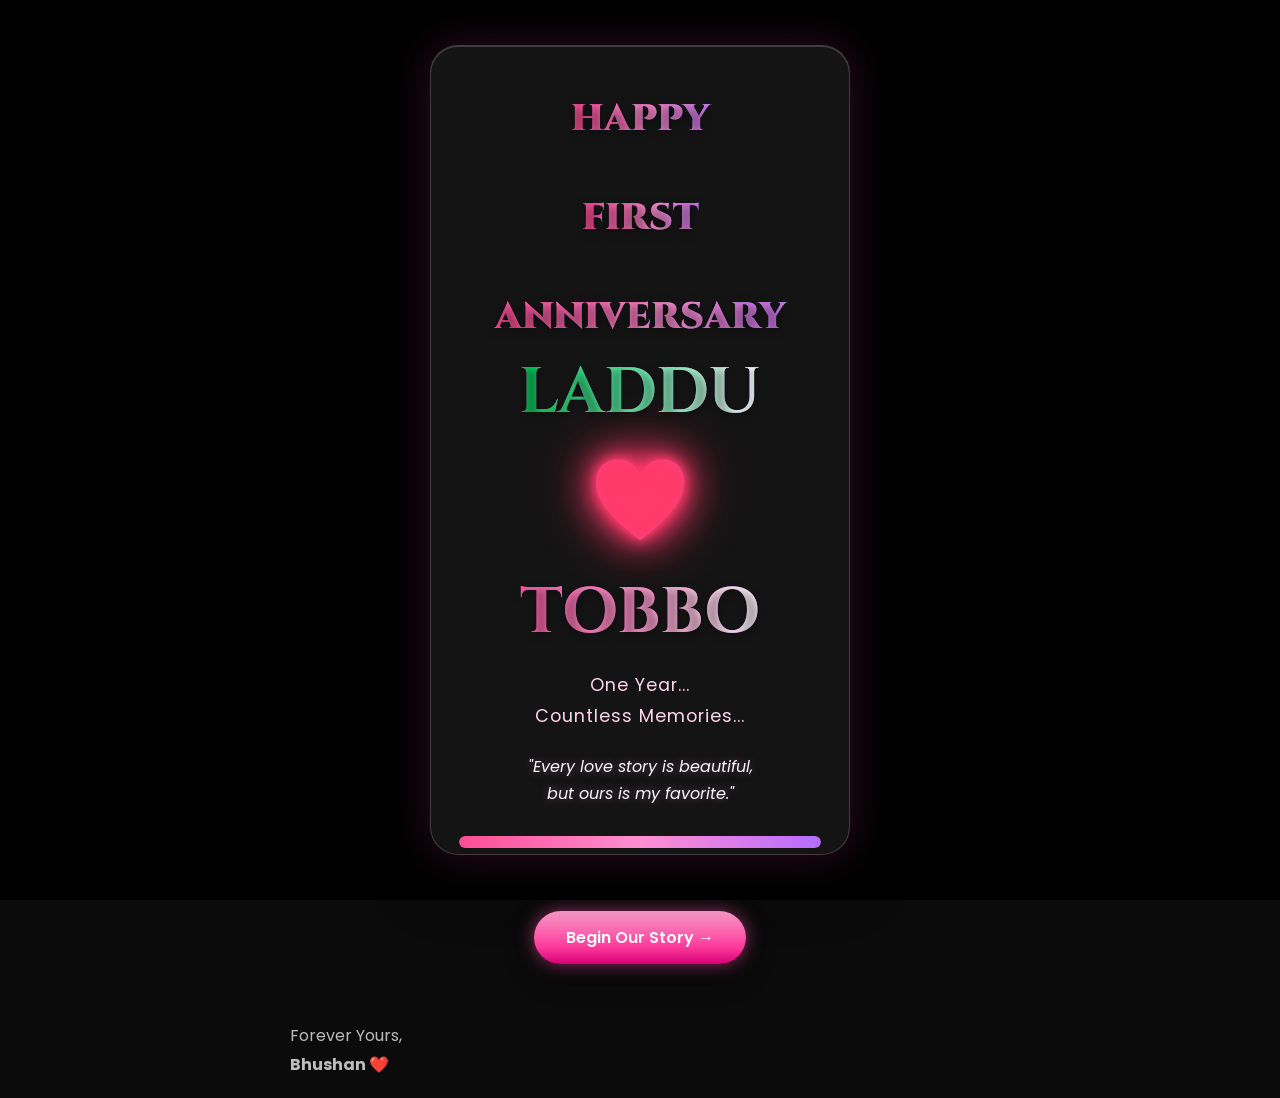
<file: index.html>
<!DOCTYPE html>
<html lang="en">
<head>
    <meta charset="UTF-8">
    <meta name="viewport" content="width=device-width, initial-scale=1.0">
    <title>Our First Anniversary ❤️</title>

    <link rel="preconnect" href="https://fonts.googleapis.com">
    <link rel="preconnect" href="https://fonts.gstatic.com" crossorigin>

    <link href="https://fonts.googleapis.com/css2?family=Cinzel:wght@400;600;700&family=Poppins:wght@300;400;500&display=swap" rel="stylesheet">

    <link rel="stylesheet" href="assets/css/style.css">
</head>

<body data-chapter="0">

<!-- ===========================
     LOADER
============================ -->

<div id="loader">

    <div class="loader-content">


<h1 class="loader-title">
<span>HAPPY</span><br>
<span>FIRST</span><br>
<span>ANNIVERSARY</span>
</h1>

<h2 class="loader-names">
<div>LADDU</div>
<div class="loader-heart-name">❤️</div>
<div>TOBBO</div>
</h2>

        <p class="loader-subtitle">
            One Year...<br>
            Countless Memories...
        </p>

        <p class="loader-quote">
            "Every love story is beautiful,<br>
            but ours is my favorite."
        </p>

        <div class="loader-bar">
            <div class="loader-progress"></div>
        </div>

        <p class="loader-loading">
            Loading our love story...
        </p>

    </div>

</div>

<!-- ===========================
     HEADER
============================ -->

<header class="chapter-header">

    <h3>
        ❤️ Chapter 1 of 10
    </h3>

</header>

<!-- ===========================
     HERO
============================ -->

<main class="chapter">

    <section class="hero">

<h1 class="hero-title">
<span>HAPPY</span><br>
<span>FIRST</span><br>
<span>ANNIVERSARY</span>
</h1>

<h2 class="hero-names">
<div>LADDU</div>
<div class="love-heart">❤️</div>
<div>TOBBO</div>
</h2>

        <p class="hero-text">
            365 days of love,<br>
            countless smiles,<br>
            unforgettable memories,<br>
            and forever still ahead.
        </p>

        <a href="our-story.html" class="btn">
            Begin Our Story →
        </a>

    </section>

</main>

<!-- ===========================
     FOOTER
============================ -->

<footer>

    <p>
        Forever Yours,<br>
        <strong>Bhushan ❤️</strong>
    </p>

</footer>

<script src="assets/js/config.js"></script>
<script src="assets/js/components.js"></script>
<script src="assets/js/script.js"></script>

</body>
</html>
</file>
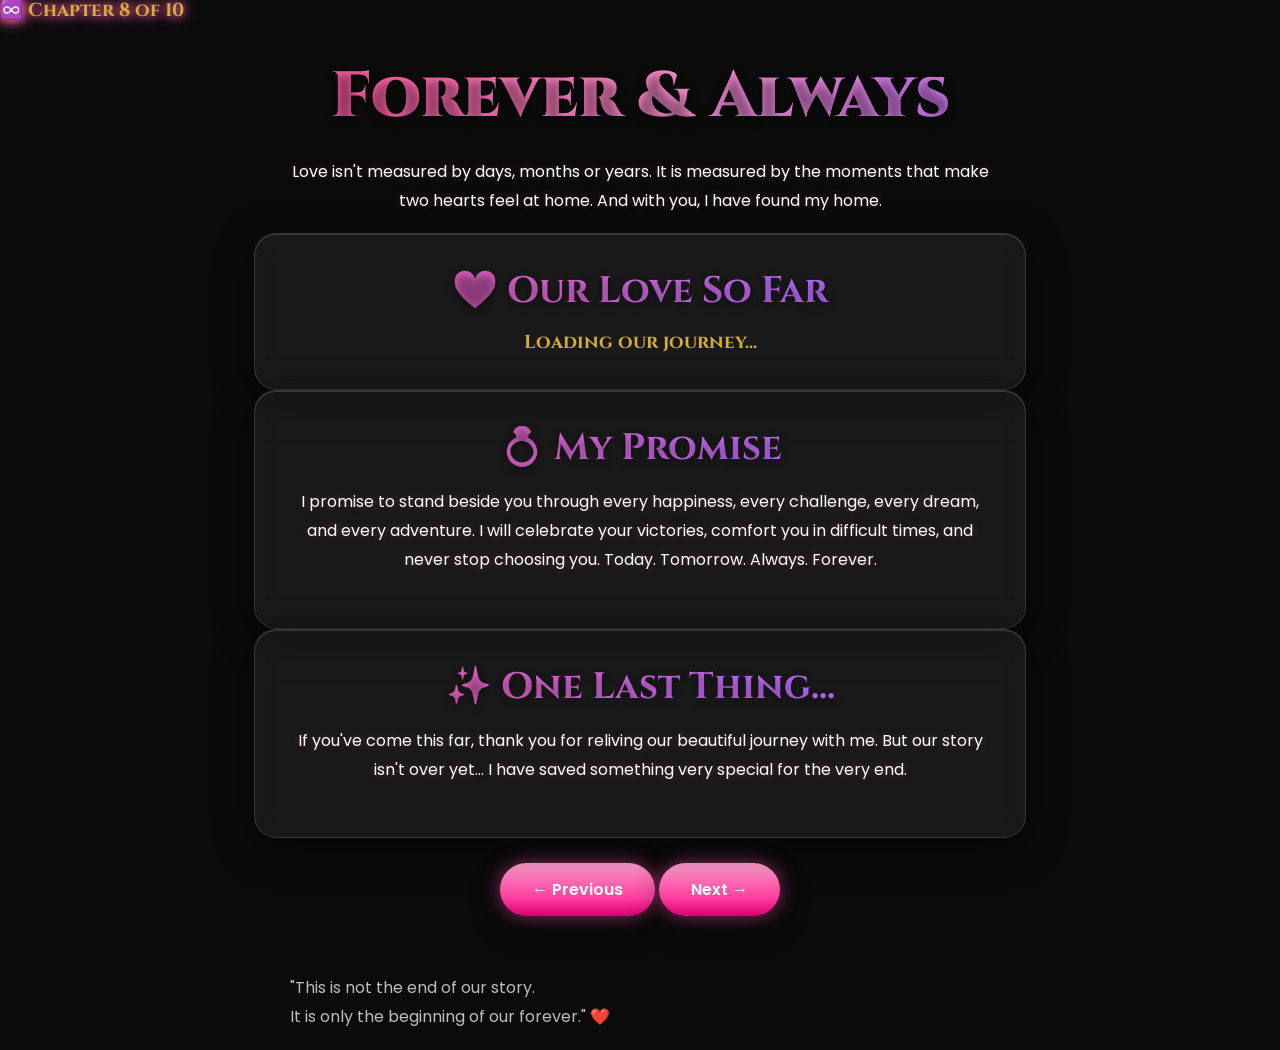
<file: forever.html>
<!DOCTYPE html>
<html lang="en">
<head>
    <meta charset="UTF-8">
    <meta name="viewport" content="width=device-width, initial-scale=1.0">
    <title>Chapter 8 - Forever & Always</title>

    <link rel="preconnect" href="https://fonts.googleapis.com">
    <link rel="preconnect" href="https://fonts.gstatic.com" crossorigin>

    <link href="https://fonts.googleapis.com/css2?family=Cinzel:wght@400;600;700&family=Poppins:wght@300;400;500&display=swap" rel="stylesheet">

    <link rel="stylesheet" href="assets/css/style.css">
</head>

<body data-chapter="7">

<header class="chapter-header">
    <h3>♾️ Chapter 8 of 10</h3>
</header>

<main class="chapter">

<section class="hero">

<h1 class="hero-title">
Forever & Always
</h1>

<p class="hero-text">
Love isn't measured by days,
months or years.

It is measured by the moments
that make two hearts feel at home.

And with you,
I have found my home.
</p>

<div class="card">

<h2>❤️ Our Love So Far</h2>

<div id="loveCounter">

<h3 id="counter">
Loading our journey...
</h3>

</div>

</div>

<div class="card">

<h2>💍 My Promise</h2>

<p class="hero-text">

I promise to stand beside you
through every happiness,
every challenge,
every dream,
and every adventure.

I will celebrate your victories,
comfort you in difficult times,
and never stop choosing you.

Today.

Tomorrow.

Always.

Forever.

</p>

</div>

<div class="card">

<h2>✨ One Last Thing...</h2>

<p class="hero-text">

If you've come this far,

thank you for reliving our beautiful journey with me.

But our story isn't over yet...

I have saved something very special
for the very end.

</p>

</div>

<div class="navigation">

<a href="our-journey.html" class="btn">
← Previous
</a>

<a href="our-time.html" class="btn">
Next →
</a>

</div>

</section>

</main>

<footer>

<p>
"This is not the end of our story.<br>
It is only the beginning of our forever." ❤️
</p>

</footer>

<script src="assets/js/config.js"></script>
<script src="assets/js/components.js"></script>
<script src="assets/js/script.js"></script>

</body>
</html>
</file>
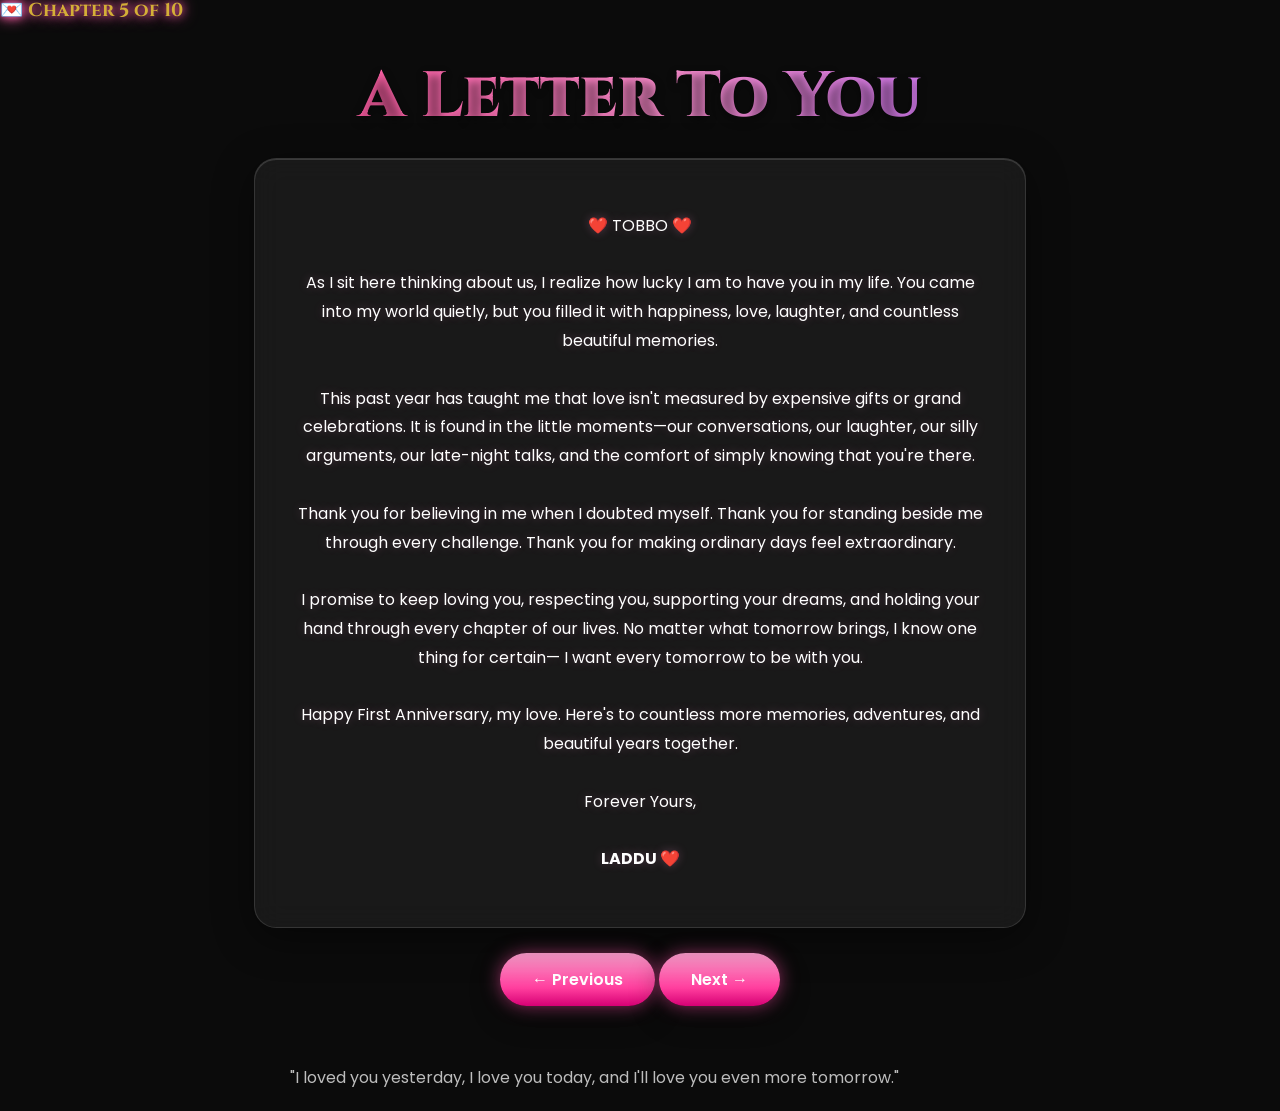
<file: letter.html>
<!DOCTYPE html>
<html lang="en">
<head>
    <meta charset="UTF-8">
    <meta name="viewport" content="width=device-width, initial-scale=1.0">
    <title>Chapter 5 - A Letter To You</title>

    <link rel="preconnect" href="https://fonts.googleapis.com">
    <link rel="preconnect" href="https://fonts.gstatic.com" crossorigin>

    <link href="https://fonts.googleapis.com/css2?family=Cinzel:wght@400;600;700&family=Poppins:wght@300;400;500&display=swap" rel="stylesheet">

    <link rel="stylesheet" href="assets/css/style.css">
</head>

<body data-chapter="4">

<header class="chapter-header">
    <h3>💌 Chapter 5 of 10</h3>
</header>

<main class="chapter">

<section class="hero">

<h1 class="hero-title">A Letter To You</h1>

<div class="card">

<p class="hero-text">

❤️ TOBBO ❤️

<br><br>

As I sit here thinking about us, I realize how lucky I am to have you in my life.

You came into my world quietly, but you filled it with happiness, love, laughter, and countless beautiful memories.

<br><br>

This past year has taught me that love isn't measured by expensive gifts or grand celebrations. It is found in the little moments—our conversations, our laughter, our silly arguments, our late-night talks, and the comfort of simply knowing that you're there.

<br><br>

Thank you for believing in me when I doubted myself.

Thank you for standing beside me through every challenge.

Thank you for making ordinary days feel extraordinary.

<br><br>

I promise to keep loving you, respecting you, supporting your dreams, and holding your hand through every chapter of our lives.

No matter what tomorrow brings, I know one thing for certain—

I want every tomorrow to be with you.

<br><br>

Happy First Anniversary, my love.

Here's to countless more memories, adventures, and beautiful years together.

<br><br>

Forever Yours,

<br><br>

<strong>LADDU ❤️</strong>

</p>

</div>

<div class="navigation">

<a href="our-memories.html" class="btn">
← Previous
</a>

<a href="why-i-love-you.html" class="btn">
Next →
</a>

</div>

</section>

</main>

<footer>

<p>
"I loved you yesterday, I love you today, and I'll love you even more tomorrow."
</p>

</footer>

<script src="assets/js/config.js"></script>
<script src="assets/js/components.js"></script>
<script src="assets/js/script.js"></script>

</body>
</html>
</file>
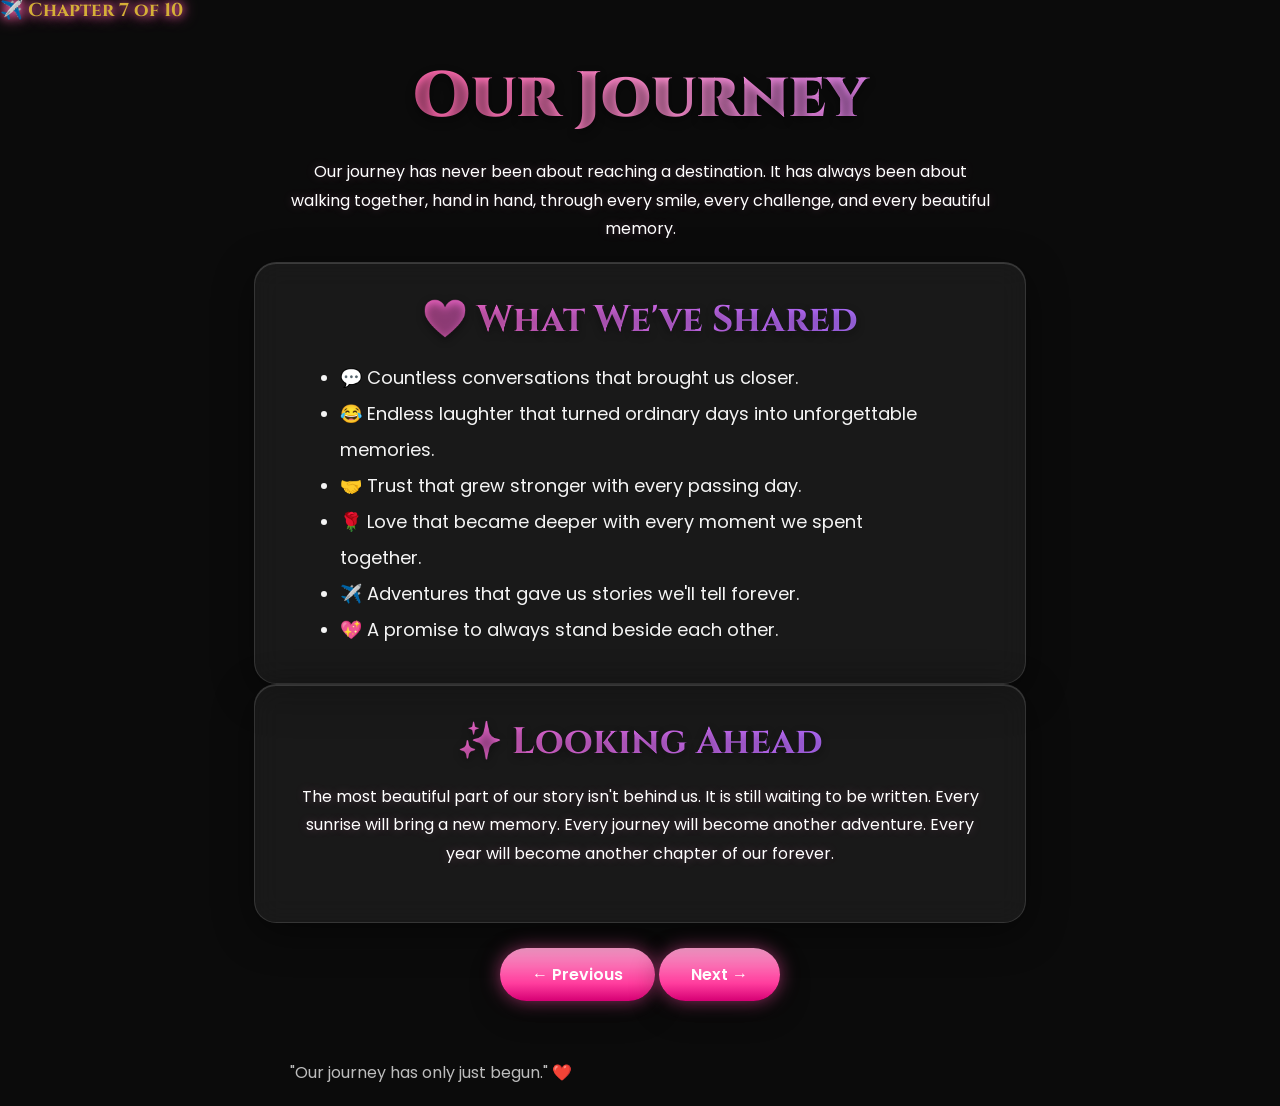
<file: our-journey.html>
<!DOCTYPE html>
<html lang="en">
<head>
    <meta charset="UTF-8">
    <meta name="viewport" content="width=device-width, initial-scale=1.0">
    <title>Chapter 7 - Our Journey</title>

    <link rel="preconnect" href="https://fonts.googleapis.com">
    <link rel="preconnect" href="https://fonts.gstatic.com" crossorigin>

    <link href="https://fonts.googleapis.com/css2?family=Cinzel:wght@400;600;700&family=Poppins:wght@300;400;500&display=swap" rel="stylesheet">

    <link rel="stylesheet" href="assets/css/style.css">
</head>

<body data-chapter="6">

<header class="chapter-header">
    <h3>✈️ Chapter 7 of 10</h3>
</header>

<main class="chapter">

<section class="hero">

<h1 class="hero-title">Our Journey</h1>

<p class="hero-text">
Our journey has never been about reaching a destination.
It has always been about walking together, hand in hand,
through every smile, every challenge, and every beautiful memory.
</p>

<div class="card">

<h2>❤️ What We've Shared</h2>

<ul style="text-align:left;line-height:2;font-size:18px;max-width:600px;margin:auto;">

<li>💬 Countless conversations that brought us closer.</li>

<li>😂 Endless laughter that turned ordinary days into unforgettable memories.</li>

<li>🤝 Trust that grew stronger with every passing day.</li>

<li>🌹 Love that became deeper with every moment we spent together.</li>

<li>✈️ Adventures that gave us stories we'll tell forever.</li>

<li>💖 A promise to always stand beside each other.</li>

</ul>

</div>

<div class="card">

<h2>✨ Looking Ahead</h2>

<p class="hero-text">

The most beautiful part of our story isn't behind us.

It is still waiting to be written.

Every sunrise will bring a new memory.

Every journey will become another adventure.

Every year will become another chapter of our forever.

</p>

</div>

<div class="navigation">

<a href="why-i-love-you.html" class="btn">
← Previous
</a>

<a href="forever.html" class="btn">
Next →
</a>

</div>

</section>

</main>

<footer>

<p>
"Our journey has only just begun." ❤️
</p>

</footer>

<script src="assets/js/config.js"></script>
<script src="assets/js/components.js"></script>
<script src="assets/js/script.js"></script>

</body>
</html>
</file>
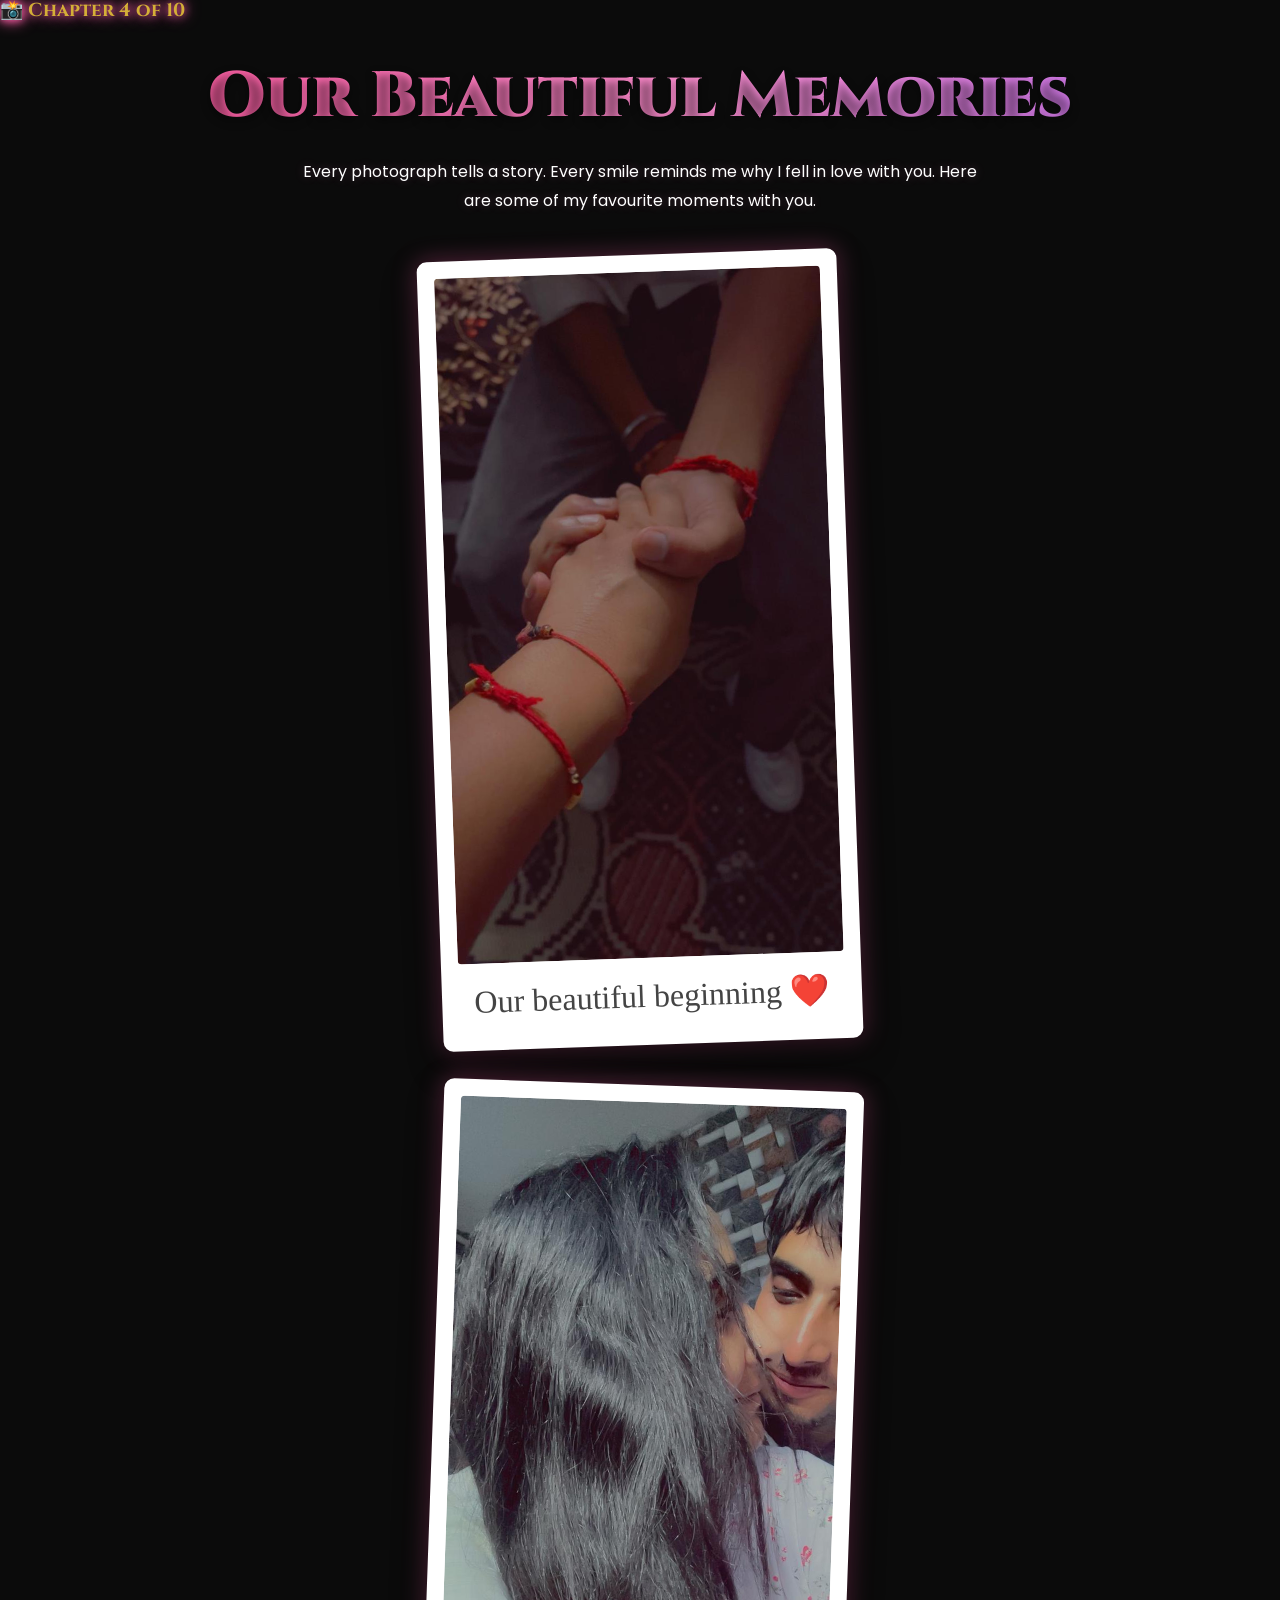
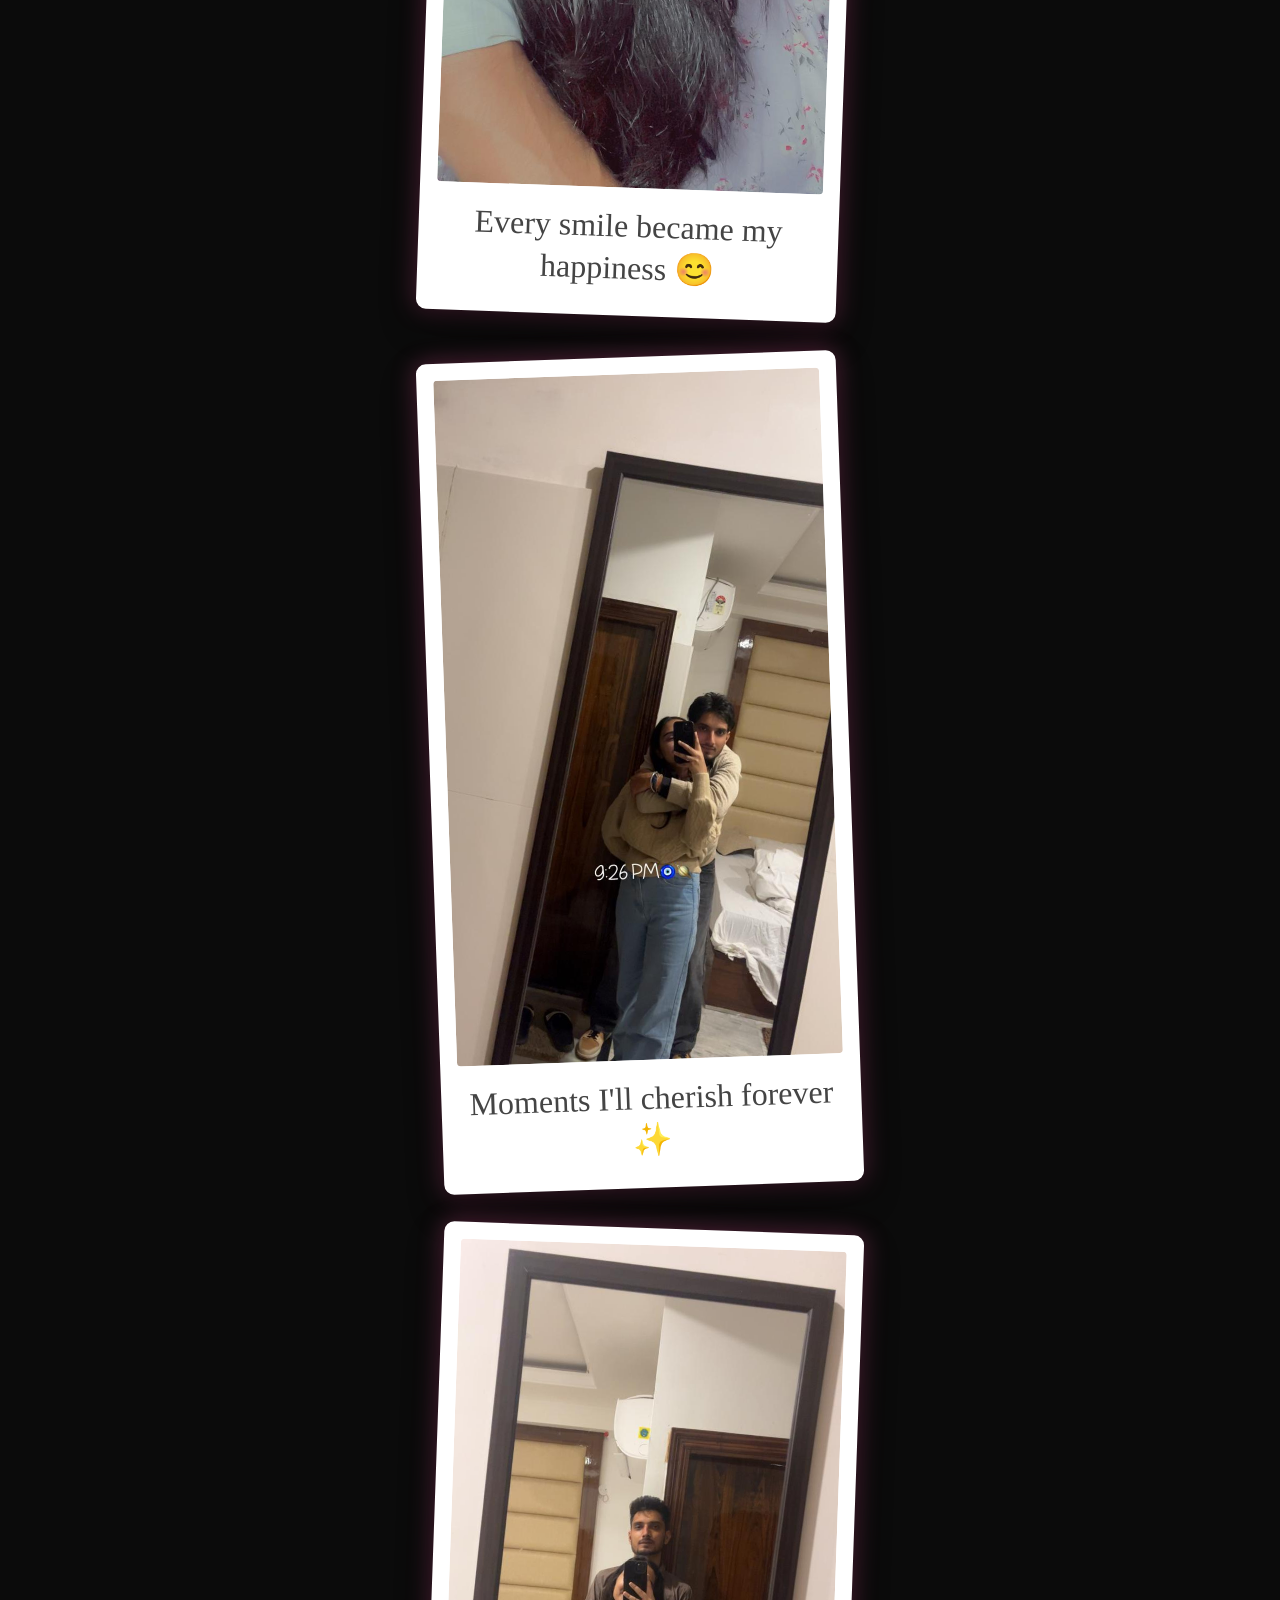
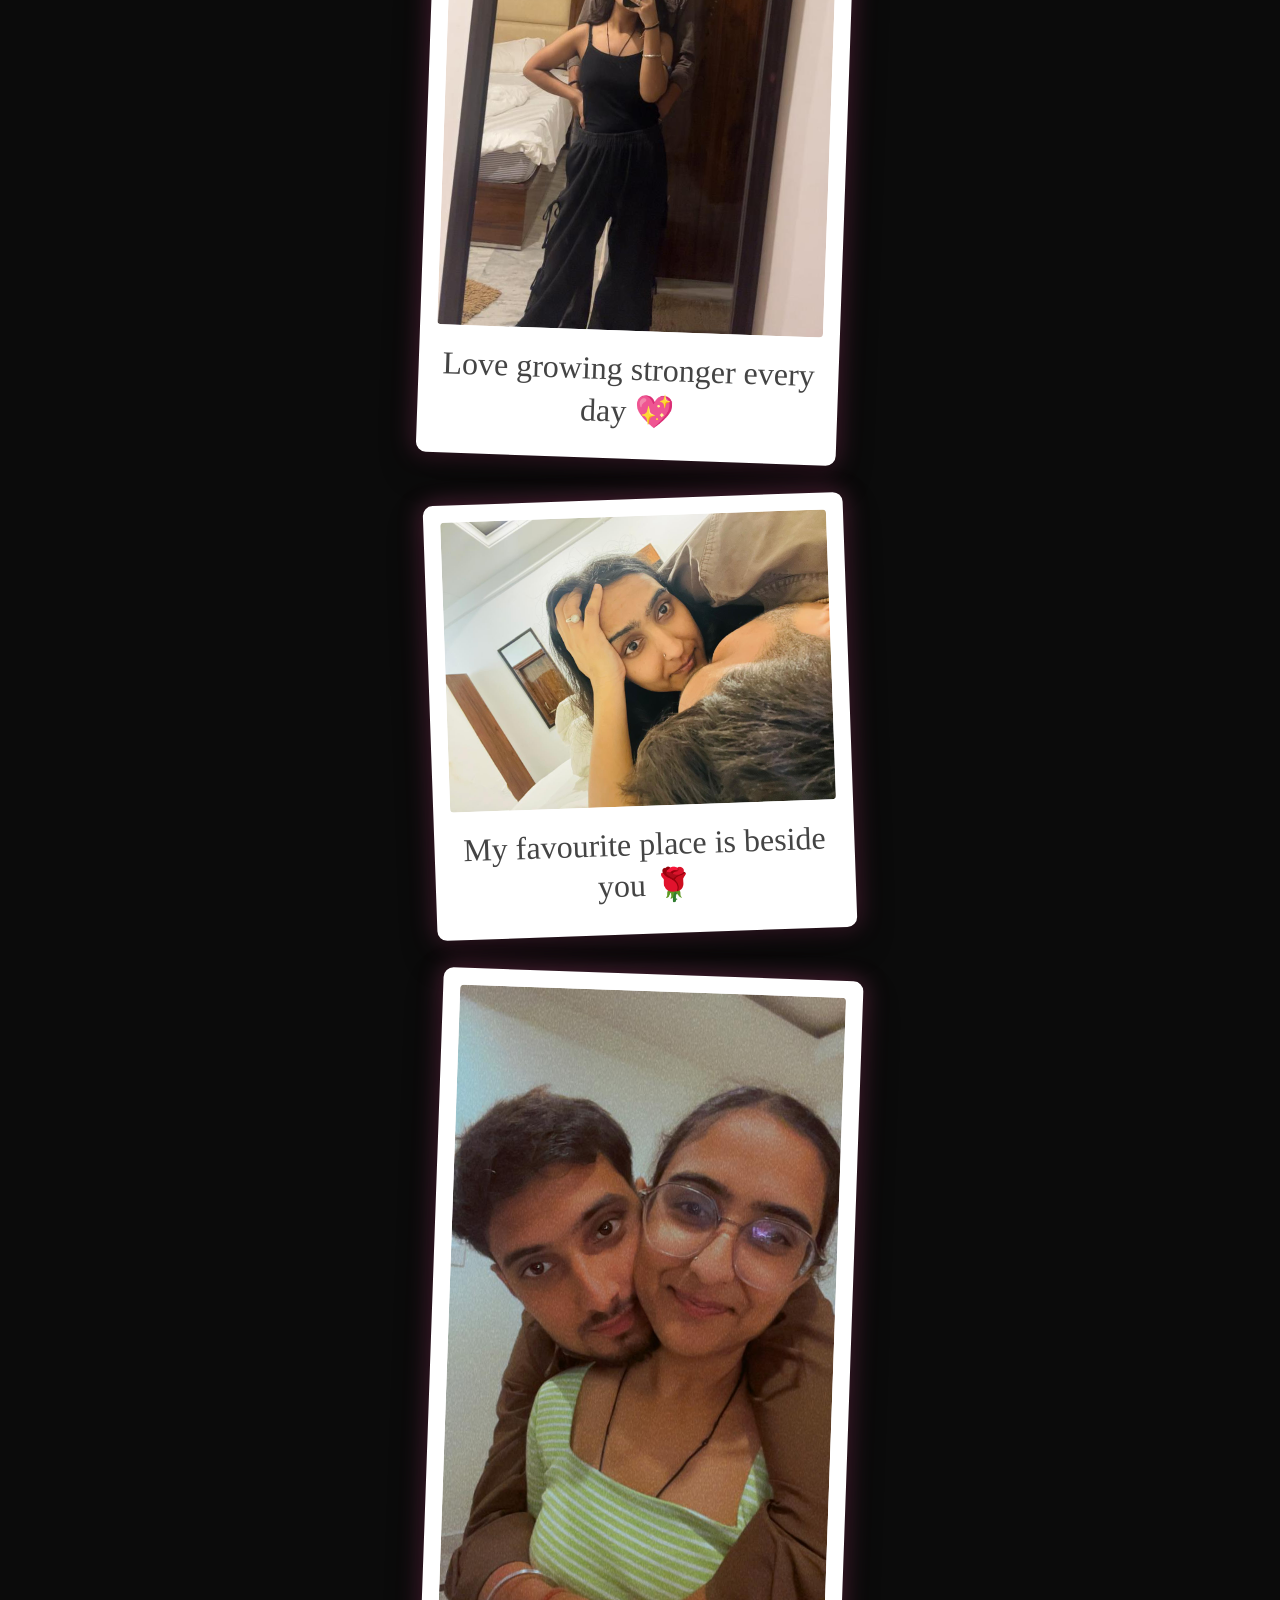
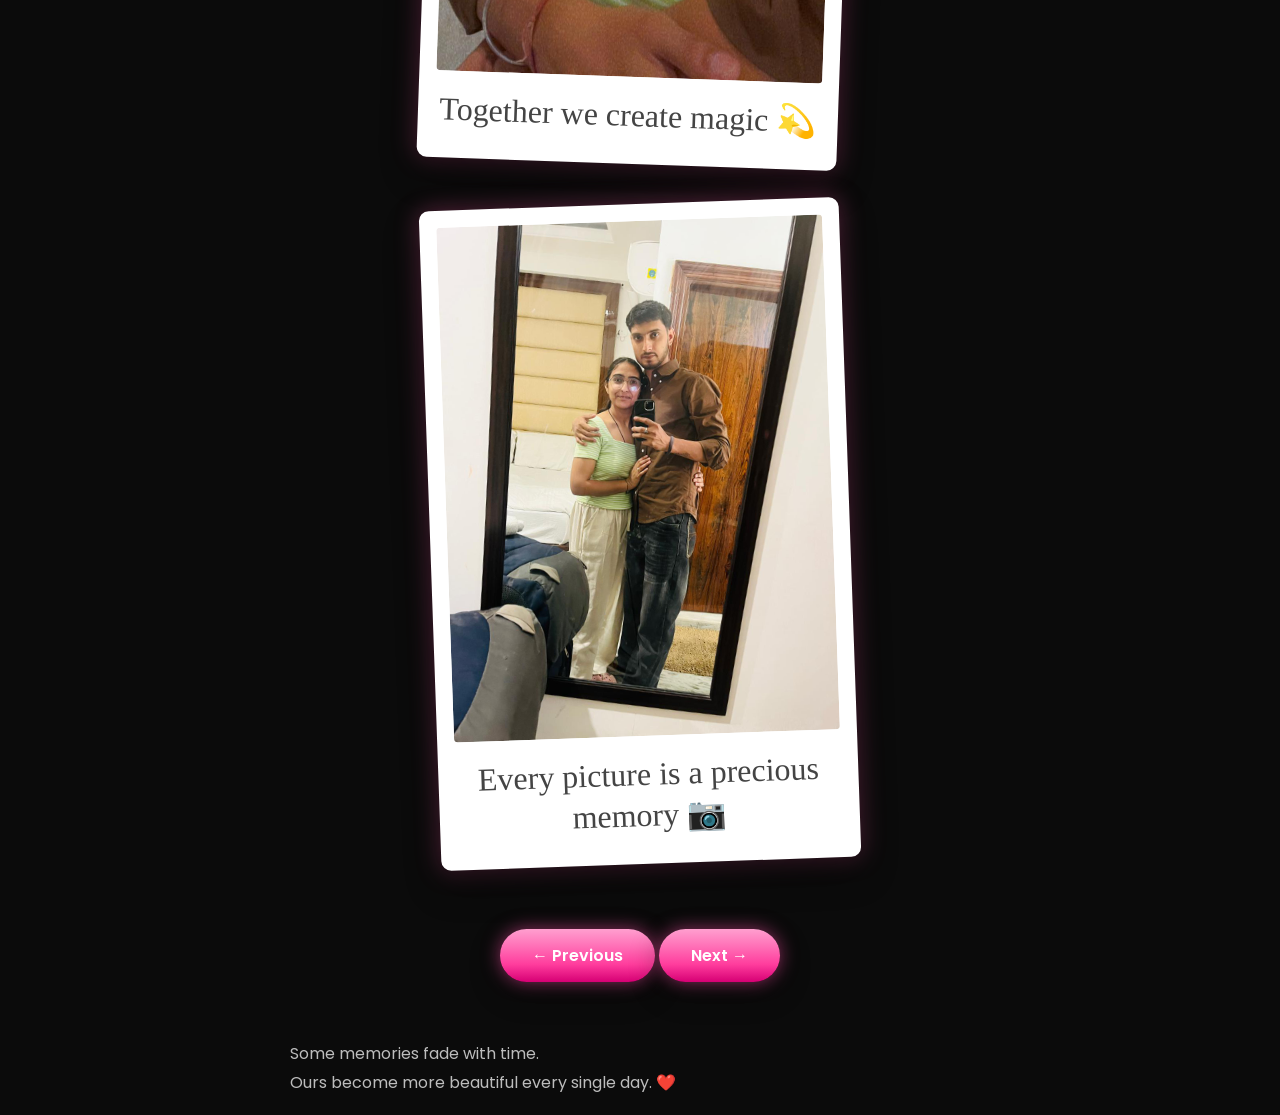
<file: our-memories.html>
<!DOCTYPE html>
<html lang="en">
<head>
    <meta charset="UTF-8">
    <meta name="viewport" content="width=device-width, initial-scale=1.0">
    <title>Chapter 4 - Our Memories</title>

    <link rel="preconnect" href="https://fonts.googleapis.com">
    <link rel="preconnect" href="https://fonts.gstatic.com" crossorigin>

    <link href="https://fonts.googleapis.com/css2?family=Cinzel:wght@400;600;700&family=Poppins:wght@300;400;500&display=swap" rel="stylesheet">

    <link rel="stylesheet" href="assets/css/style.css">
</head>

<body data-chapter="3">

<header class="chapter-header">
    <h3>📸 Chapter 4 of 10</h3>
</header>

<main class="chapter">

<section class="hero">

<h1 class="hero-title">Our Beautiful Memories</h1>

<p class="hero-text">
Every photograph tells a story.
Every smile reminds me why I fell in love with you.
Here are some of my favourite moments with you.
</p>

<div class="gallery">

<figure class="memory-card">
<img src="assets/images/1.jpg" alt="Memory 1">
<figcaption>Our beautiful beginning ❤️</figcaption>
</figure>

<figure class="memory-card">
<img src="assets/images/2.jpg" alt="Memory 2">
<figcaption>Every smile became my happiness 😊</figcaption>
</figure>

<figure class="memory-card">
<img src="assets/images/3.jpg" alt="Memory 3">
<figcaption>Moments I'll cherish forever ✨</figcaption>
</figure>

<figure class="memory-card">
<img src="assets/images/4.jpg" alt="Memory 4">
<figcaption>Love growing stronger every day 💖</figcaption>
</figure>

<figure class="memory-card">
<img src="assets/images/5.jpg" alt="Memory 5">
<figcaption>My favourite place is beside you 🌹</figcaption>
</figure>

<figure class="memory-card">
<img src="assets/images/6.jpg" alt="Memory 6">
<figcaption>Together we create magic 💫</figcaption>
</figure>

<figure class="memory-card">
<img src="assets/images/7.jpg" alt="Memory 7">
<figcaption>Every picture is a precious memory 📷</figcaption>
</figure>

</div>

<div class="navigation">

<a href="timeline.html" class="btn">
← Previous
</a>

<a href="letter.html" class="btn">
Next →
</a>

</div>

</section>

</main>

<footer>

<p>
Some memories fade with time.<br>
Ours become more beautiful every single day. ❤️
</p>

</footer>

<script src="assets/js/config.js"></script>
<script src="assets/js/components.js"></script>
<script src="assets/js/script.js"></script>

</body>
</html>
</file>
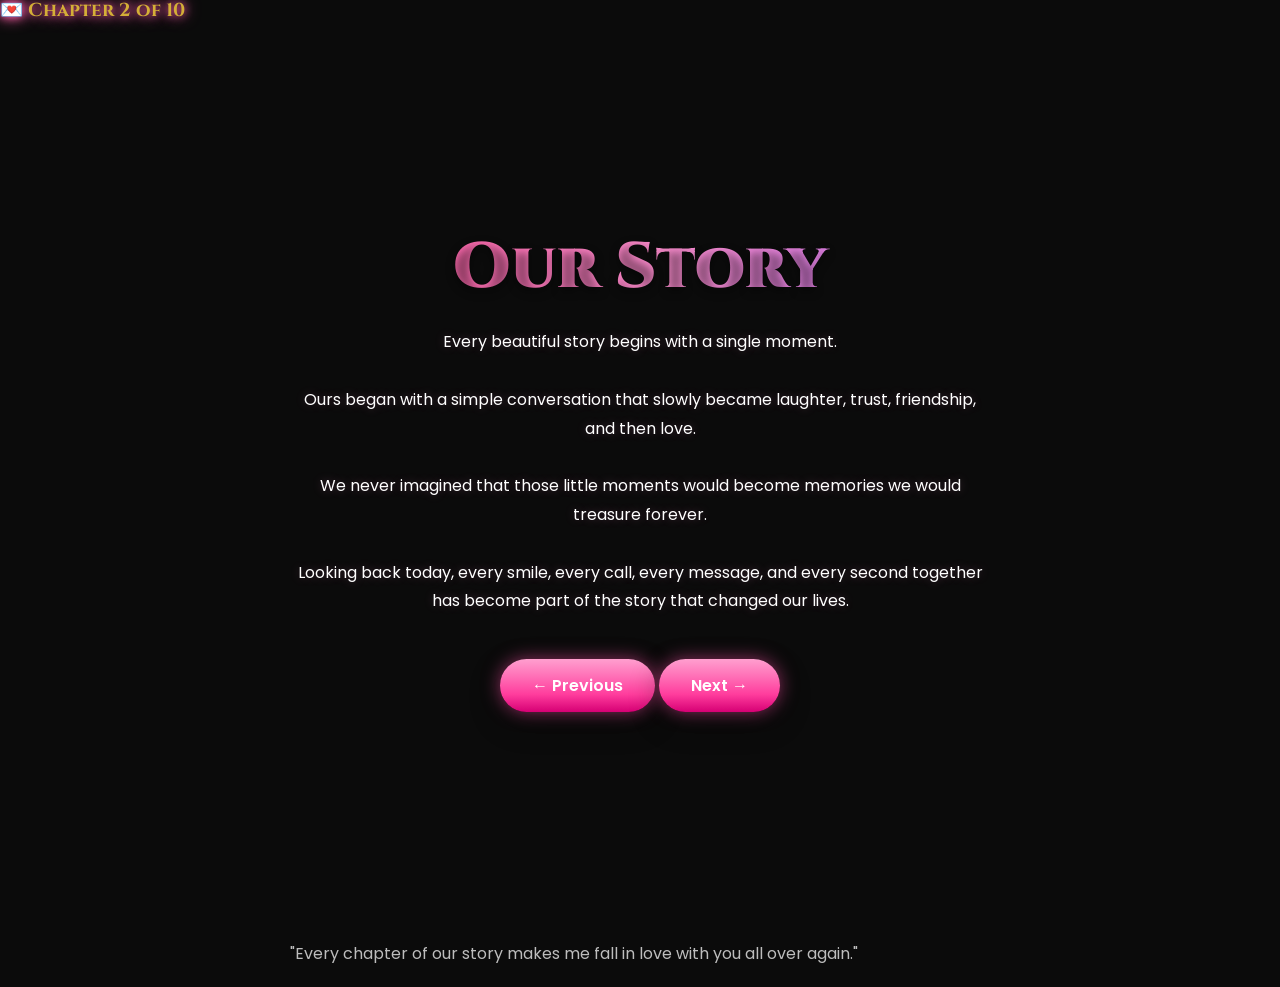
<file: our-story.html>
<!DOCTYPE html>
<html lang="en">
<head>
    <meta charset="UTF-8">
    <meta name="viewport" content="width=device-width, initial-scale=1.0">
    <title>Chapter 2 - Our Story</title>

    <link rel="preconnect" href="https://fonts.googleapis.com">
    <link rel="preconnect" href="https://fonts.gstatic.com" crossorigin>

    <link href="https://fonts.googleapis.com/css2?family=Cinzel:wght@400;600;700&family=Poppins:wght@300;400;500&display=swap" rel="stylesheet">

    <link rel="stylesheet" href="assets/css/style.css">
</head>

<body data-chapter="1">

<header class="chapter-header">
    <h3>💌 Chapter 2 of 10</h3>
</header>

<main class="chapter">

    <section class="hero">

        <h1 class="hero-title">Our Story</h1>

        <p class="hero-text">
            Every beautiful story begins with a single moment.<br><br>

            Ours began with a simple conversation that slowly became
            laughter, trust, friendship, and then love.<br><br>

            We never imagined that those little moments would become
            memories we would treasure forever.<br><br>

            Looking back today, every smile, every call, every message,
            and every second together has become part of the story that
            changed our lives.
        </p>

        <div class="navigation">

            <a href="index.html" class="btn">
                ← Previous
            </a>

            <a href="timeline.html" class="btn">
                Next →
            </a>

        </div>

    </section>

</main>

<footer>

    <p>
        "Every chapter of our story makes me fall in love with you all over again."
    </p>

</footer>

<script src="assets/js/config.js"></script>
<script src="assets/js/components.js"></script>
<script src="assets/js/script.js"></script>

</body>
</html>
</file>
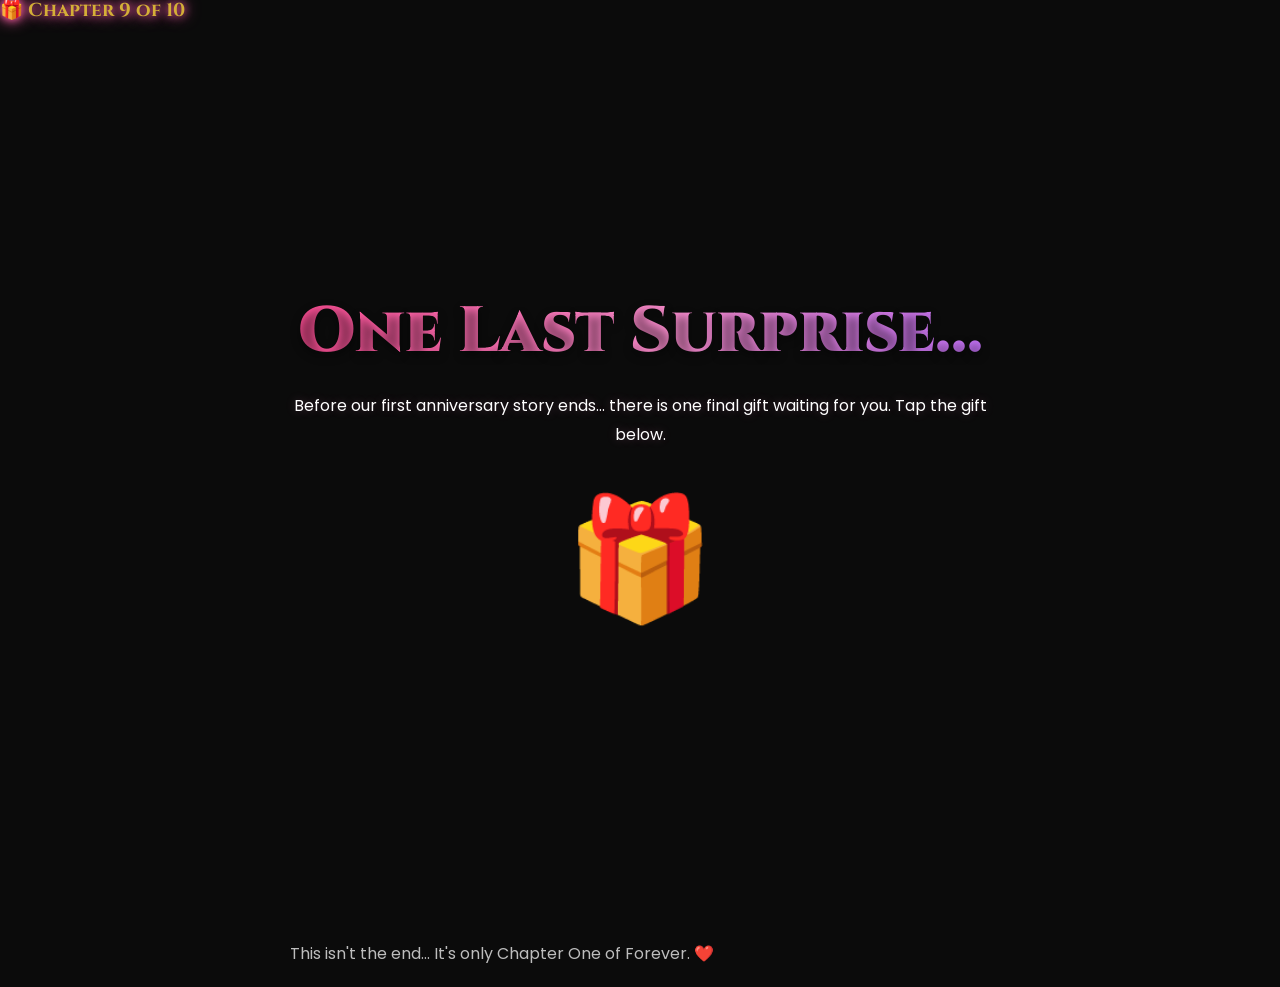
<file: surprise.html>
<!DOCTYPE html>
<html lang="en">
<head>
<meta charset="UTF-8">
<meta name="viewport" content="width=device-width,initial-scale=1.0">

<title>Chapter 9 - The Final Surprise</title>

<link rel="preconnect" href="https://fonts.googleapis.com">
<link rel="preconnect" href="https://fonts.gstatic.com" crossorigin>

<link href="https://fonts.googleapis.com/css2?family=Cinzel:wght@400;600;700&family=Poppins:wght@300;400;500&display=swap" rel="stylesheet">

<link rel="stylesheet" href="assets/css/style.css">

<style>

.final-photo{
    width:100%;
    max-width:700px;
    border-radius:20px;
    display:none;
    margin:30px auto;
    box-shadow:0 0 40px rgba(255,215,0,.3);
}

#gift{
    font-size:120px;
    cursor:pointer;
    transition:.5s;
}

#finalMessage{
    display:none;
}

#gift:hover{
    transform:scale(1.1);
}

.restart{
    margin-top:40px;
}

</style>

</head>

<body data-chapter="8">

<header class="chapter-header">

<h3>🎁 Chapter 9 of 10</h3>

</header>

<main class="chapter">

<section class="hero">

<h1 class="hero-title">
One Last Surprise...
</h1>

<p class="hero-text">

Before our first anniversary story ends...

there is one final gift waiting for you.

Tap the gift below.

</p>

<div id="gift">
🎁
</div>

<img
id="photo"
class="final-photo"
src="assets/images/8.jpg"
alt="Our Best Memory">

<div id="finalMessage">

<h1 class="hero-title">
Happy First Anniversary ❤️
</h1>

<p class="hero-text">

Dear Kajal,

Thank you for every smile,
every laugh,
every conversation,
and every beautiful memory.

Our story began with a simple message on

<strong>07 September 2024.</strong>

Our forever truly began on

<strong>19 July 2025.</strong>

Every day since then has been a blessing.

I don't know what tomorrow will bring.

But I know one thing...

No matter where life takes us,

I will always choose you.

Again.

Again.

And again.

Forever Yours,

<strong>Bhushan ❤️</strong>

</p>

<h2 id="counter">
Loading...
</h2>

<div class="restart">

<a href="index.html" class="btn">

❤️ Start Our Story Again

</a>

</div>

</div>

</section>

</main>

<footer>

<p>

This isn't the end...

It's only Chapter One of Forever. ❤️

</p>

</footer>

<script>

const gift=document.getElementById("gift");
const photo=document.getElementById("photo");
const msg=document.getElementById("finalMessage");

gift.onclick=()=>{

gift.style.display="none";

photo.style.display="block";

msg.style.display="block";

window.scrollTo({

top:photo.offsetTop,

behavior:"smooth"

});

};

</script>

<script src="assets/js/config.js"></script>
<script src="assets/js/components.js"></script>
<script src="assets/js/script.js"></script>

</body>
</html>
</file>
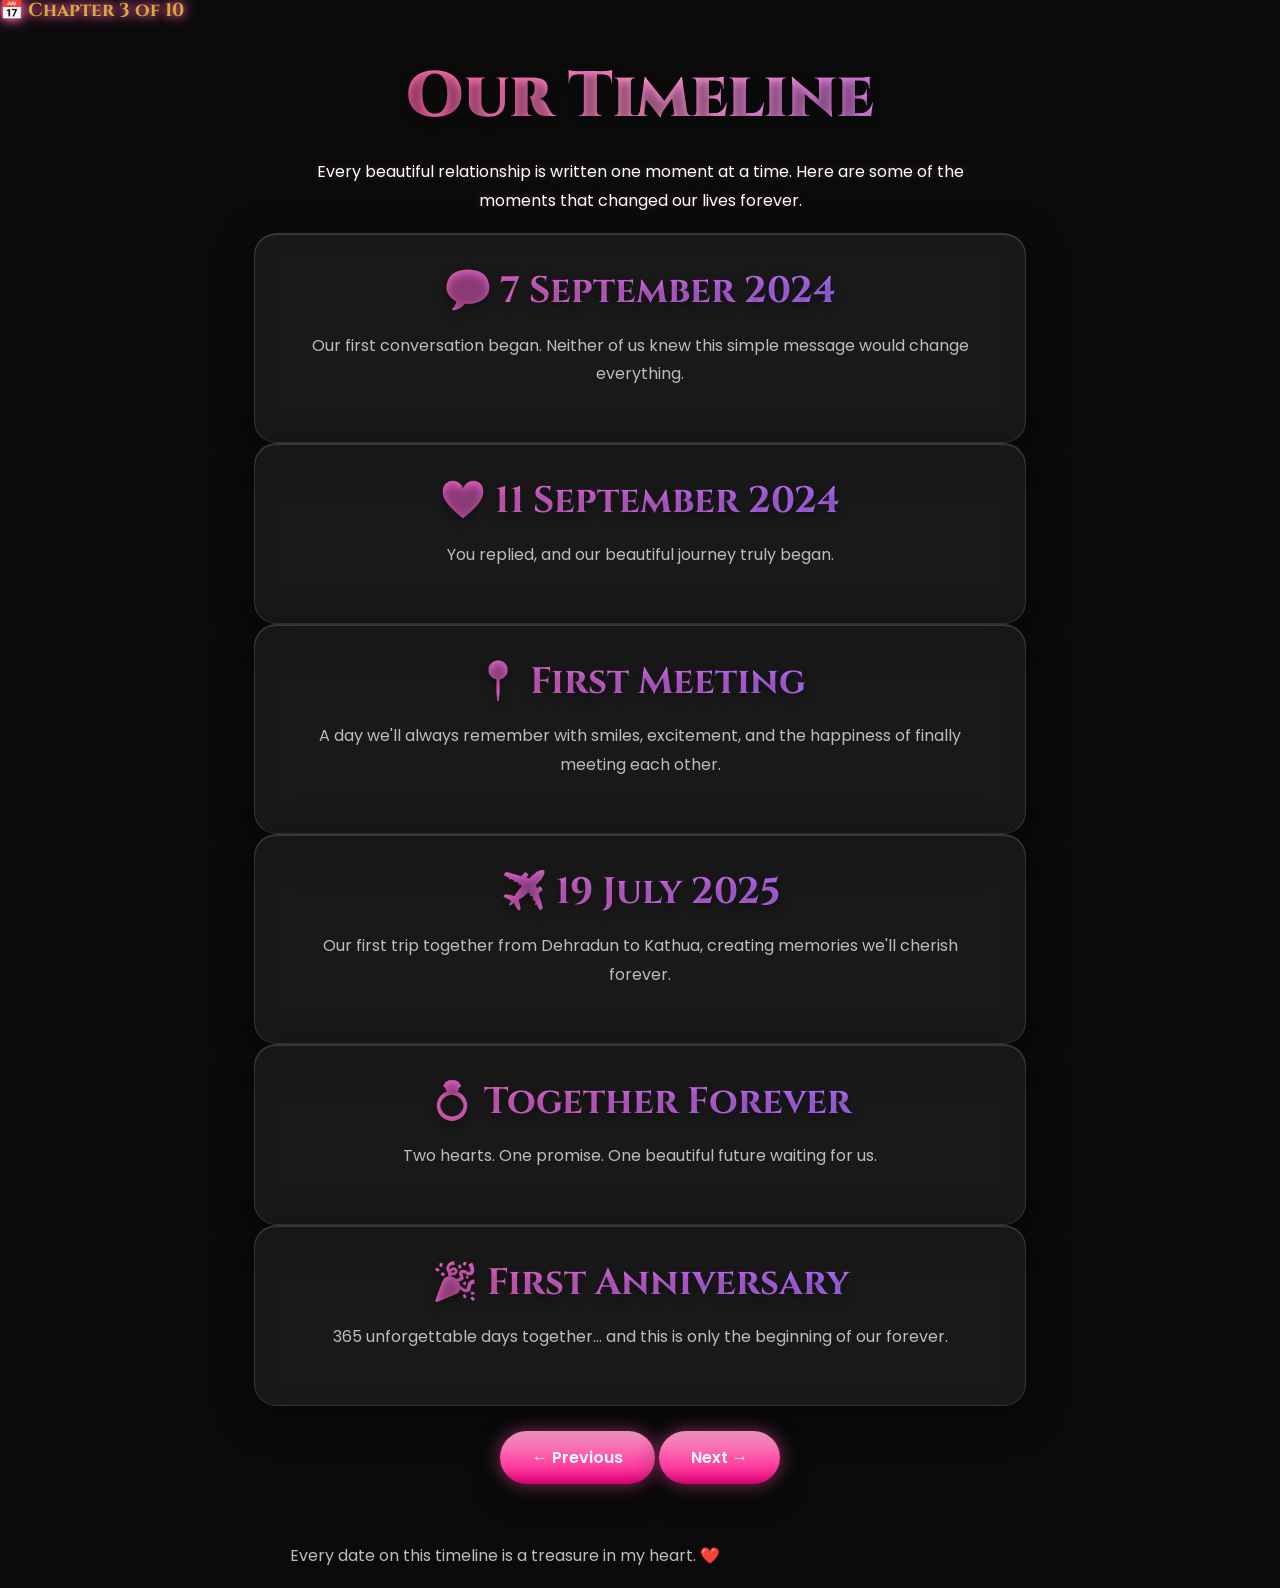
<file: timeline.html>
<!DOCTYPE html>
<html lang="en">
<head>
    <meta charset="UTF-8">
    <meta name="viewport" content="width=device-width, initial-scale=1.0">
    <title>Chapter 3 - Timeline</title>

    <link rel="preconnect" href="https://fonts.googleapis.com">
    <link rel="preconnect" href="https://fonts.gstatic.com" crossorigin>

    <link href="https://fonts.googleapis.com/css2?family=Cinzel:wght@400;600;700&family=Poppins:wght@300;400;500&display=swap" rel="stylesheet">

    <link rel="stylesheet" href="assets/css/style.css">
</head>

<body data-chapter="2">

<header class="chapter-header">
    <h3>📅 Chapter 3 of 10</h3>
</header>

<main class="chapter">

    <section class="hero">

        <h1 class="hero-title">Our Timeline</h1>

        <p class="hero-text">
            Every beautiful relationship is written one moment at a time.
            Here are some of the moments that changed our lives forever.
        </p>

        <div class="timeline">

            <div class="card">
                <h2>💬 7 September 2024</h2>
                <p>
                    Our first conversation began.
                    Neither of us knew this simple message would change everything.
                </p>
            </div>

            <div class="card">
                <h2>❤️ 11 September 2024</h2>
                <p>
                    You replied, and our beautiful journey truly began.
                </p>
            </div>

            <div class="card">
                <h2>📍 First Meeting</h2>
                <p>
                    A day we'll always remember with smiles, excitement,
                    and the happiness of finally meeting each other.
                </p>
            </div>

            <div class="card">
                <h2>✈️ 19 July 2025</h2>
                <p>
                    Our first trip together from Dehradun to Kathua,
                    creating memories we'll cherish forever.
                </p>
            </div>

            <div class="card">
                <h2>💍 Together Forever</h2>
                <p>
                    Two hearts. One promise.
                    One beautiful future waiting for us.
                </p>
            </div>

            <div class="card">
                <h2>🎉 First Anniversary</h2>
                <p>
                    365 unforgettable days together...
                    and this is only the beginning of our forever.
                </p>
            </div>

        </div>

        <div class="navigation">

            <a href="our-story.html" class="btn">
                ← Previous
            </a>

            <a href="our-memories.html" class="btn">
                Next →
            </a>

        </div>

    </section>

</main>

<footer>

    <p>
        Every date on this timeline is a treasure in my heart. ❤️
    </p>

</footer>

<script src="assets/js/config.js"></script>
<script src="assets/js/components.js"></script>
<script src="assets/js/script.js"></script>

</body>
</html>
</file>
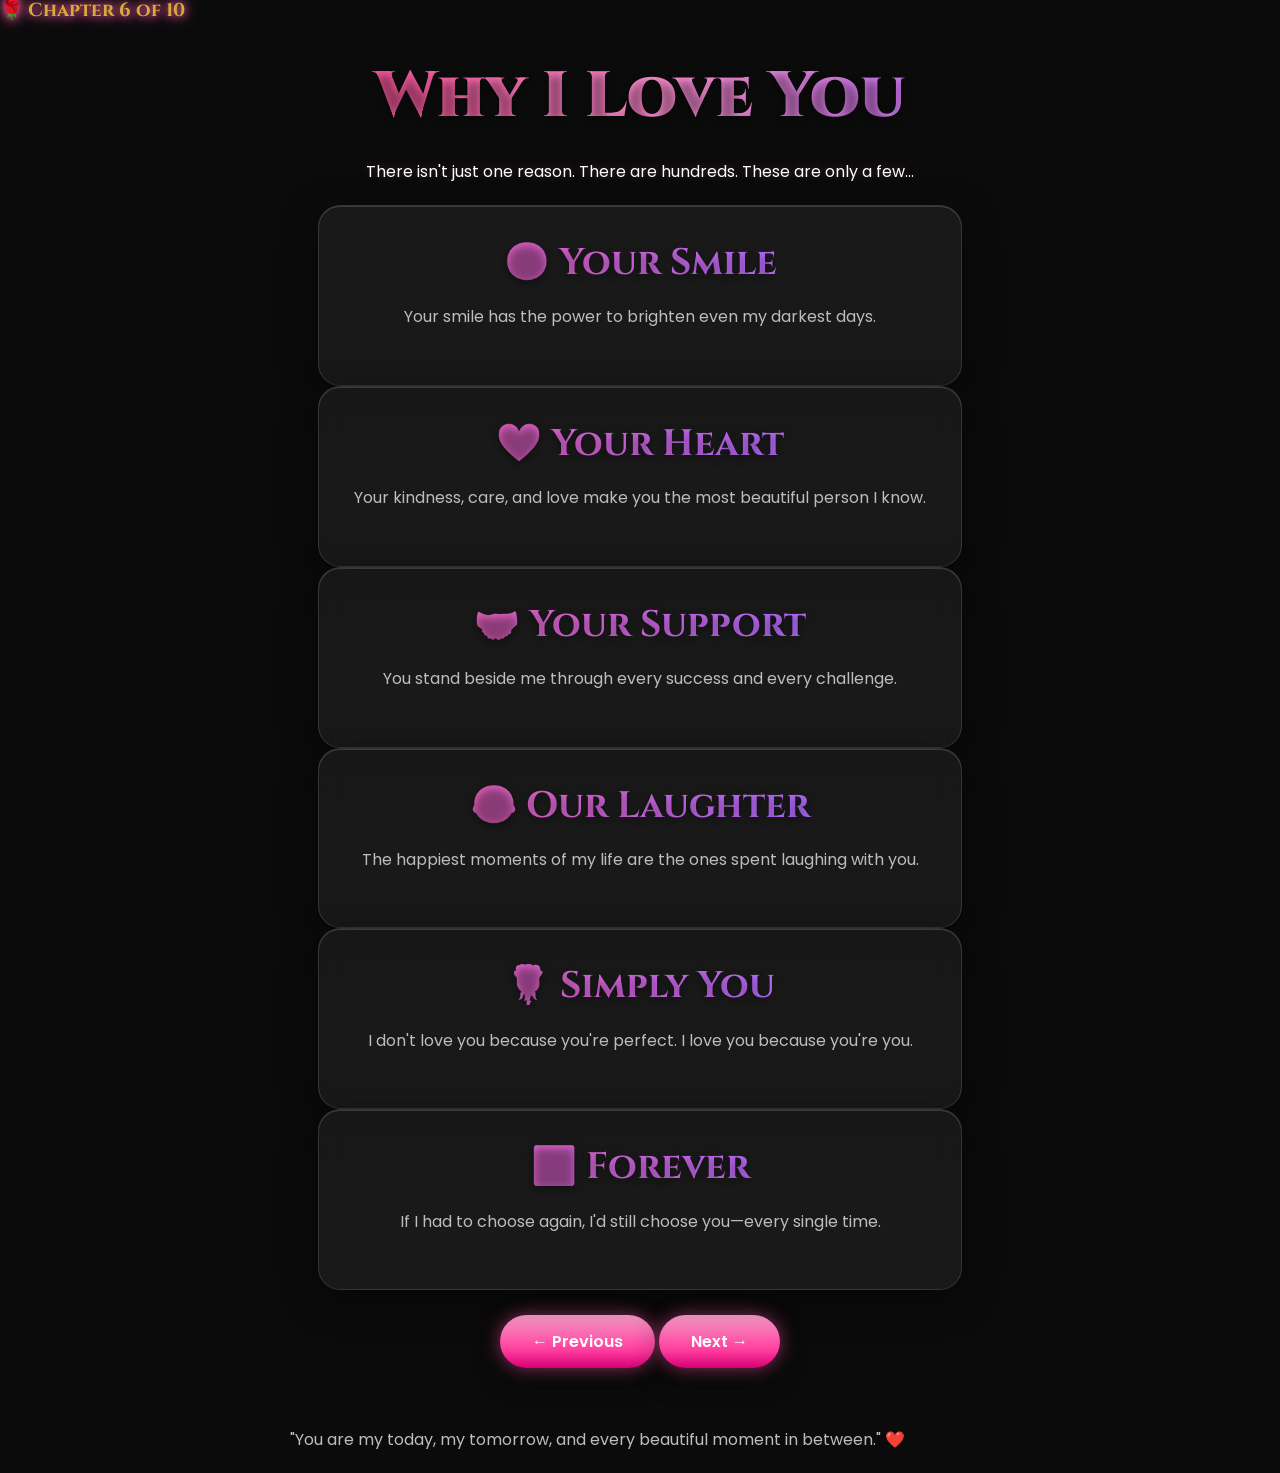
<file: why-i-love-you.html>
<!DOCTYPE html>
<html lang="en">
<head>
    <meta charset="UTF-8">
    <meta name="viewport" content="width=device-width, initial-scale=1.0">
    <title>Chapter 6 - Why I Love You</title>

    <link rel="preconnect" href="https://fonts.googleapis.com">
    <link rel="preconnect" href="https://fonts.gstatic.com" crossorigin>

    <link href="https://fonts.googleapis.com/css2?family=Cinzel:wght@400;600;700&family=Poppins:wght@300;400;500&display=swap" rel="stylesheet">

    <link rel="stylesheet" href="assets/css/style.css">
</head>

<body data-chapter="5">

<header class="chapter-header">
    <h3>🌹 Chapter 6 of 10</h3>
</header>

<main class="chapter">

<section class="hero">

<h1 class="hero-title">Why I Love You</h1>

<p class="hero-text">
There isn't just one reason.
There are hundreds.
These are only a few...
</p>

<div class="reasons">

<div class="card">
<h2>😊 Your Smile</h2>
<p>Your smile has the power to brighten even my darkest days.</p>
</div>

<div class="card">
<h2>❤️ Your Heart</h2>
<p>Your kindness, care, and love make you the most beautiful person I know.</p>
</div>

<div class="card">
<h2>🤝 Your Support</h2>
<p>You stand beside me through every success and every challenge.</p>
</div>

<div class="card">
<h2>😂 Our Laughter</h2>
<p>The happiest moments of my life are the ones spent laughing with you.</p>
</div>

<div class="card">
<h2>🌹 Simply You</h2>
<p>I don't love you because you're perfect. I love you because you're you.</p>
</div>

<div class="card">
<h2>♾️ Forever</h2>
<p>If I had to choose again, I'd still choose you—every single time.</p>
</div>

</div>

<div class="navigation">

<a href="letter.html" class="btn">
← Previous
</a>

<a href="our-journey.html" class="btn">
Next →
</a>

</div>

</section>

</main>

<footer>

<p>
"You are my today, my tomorrow, and every beautiful moment in between." ❤️
</p>

</footer>

<script src="assets/js/config.js"></script>
<script src="assets/js/components.js"></script>
<script src="assets/js/script.js"></script>

</body>
</html>
</file>
<file: assets/css/style.css>
@import url('https://fonts.googleapis.com/css2?family=Cinzel:wght@400;600;700&family=Poppins:wght@300;400;500;600;700&display=swap');

:root{
  --bg:#0b0b0b;
  --surface:#151515;
  --card:rgba(255,255,255,.05);

  --gold:#d4af37;
  --rose:#ff5c8a;
  --text:#f5f5f5;
  --muted:#bdbdbd;

  --border:rgba(255,255,255,.08);

  --radius:22px;

  --shadow:0 0 35px rgba(212,175,55,.18);

  --transition:.35s ease;
}

*{
  margin:0;
  padding:0;
  box-sizing:border-box;
}

html{
  scroll-behavior:smooth;
}

body{
  background:var(--bg);
  color:var(--text);
  font-family:'Poppins',sans-serif;
  min-height:100vh;
  overflow-x:hidden;
}

img{
  max-width:100%;
  display:block;
}

a{
  color:inherit;
  text-decoration:none;
}

button{
  font:inherit;
  border:none;
  outline:none;
  cursor:pointer;
}

.container{
  width:min(1100px,92%);
  margin:auto;
}

.chapter{
  min-height:100vh;
  display:flex;
  flex-direction:column;
  justify-content:center;
  align-items:center;
  text-align:center;
  padding:40px 20px;
}

h1,h2,h3{
  font-family:'Cinzel',serif;
  color:var(--gold);
  line-height:1.2;
}

h1{
  font-size:clamp(2.4rem,8vw,4rem);
}

h2{
  font-size:clamp(2rem,6vw,3rem);
}

p{
  color:var(--muted);
  line-height:1.8;
  font-size:1rem;
  max-width:700px;
  margin:18px auto;
}

.btn{
  display:inline-flex;
  align-items:center;
  justify-content:center;
  gap:10px;

  margin-top:25px;
  padding:14px 32px;

  background:var(--gold);
  color:#000;

  border-radius:999px;

  font-weight:600;

  transition:var(--transition);
}

.btn:hover{
  transform:translateY(-3px);
  box-shadow:var(--shadow);
}

.card{
  width:100%;
  max-width:800px;

  padding:35px;

  background:var(--card);

  border:1px solid var(--border);

  border-radius:var(--radius);

  backdrop-filter:blur(12px);
}

.chapter-title{
  color:var(--rose);
  font-size:.95rem;
  letter-spacing:3px;
  text-transform:uppercase;
  margin-bottom:18px;
}

/* ========= CHAPTER HEADER ========= */

.chapter-progress{
    display:inline-block;
    padding:8px 18px;
    border:1px solid var(--gold);
    border-radius:999px;
    color:var(--gold);
    margin-bottom:25px;
    font-size:.9rem;
    letter-spacing:2px;
}

/* ========= NAVIGATION ========= */

.chapter-nav{
    width:100%;
    max-width:900px;
    margin:60px auto 0;
    display:flex;
    justify-content:space-between;
    align-items:center;
}

.nav-btn{
    display:inline-flex;
    align-items:center;
    gap:8px;
    padding:14px 24px;
    border-radius:999px;
    background:transparent;
    border:1px solid var(--gold);
    color:var(--gold);
    transition:.3s;
}

.nav-btn:hover{
    background:var(--gold);
    color:#000;
    box-shadow:var(--shadow);
}

/* ========= MUSIC ========= */

.music-btn{
    position:fixed;
    right:20px;
    bottom:20px;
    width:60px;
    height:60px;
    border-radius:50%;
    border:none;
    background:var(--gold);
    color:#000;
    font-size:22px;
    cursor:pointer;
    z-index:9999;
    box-shadow:var(--shadow);
}

/* ========= ANIMATIONS ========= */

.fade-up{
    opacity:0;
    transform:translateY(40px);
    animation:fadeUp 1s ease forwards;
}

@keyframes fadeUp{
    to{
        opacity:1;
        transform:translateY(0);
    }
}

.glow{
    animation:glow 2s ease-in-out infinite alternate;
}

@keyframes glow{
    from{
        text-shadow:0 0 10px rgba(212,175,55,.2);
    }
    to{
        text-shadow:0 0 30px rgba(212,175,55,.8);
    }
}

/* ========= STARS ========= */

.stars{
    position:fixed;
    inset:0;
    pointer-events:none;
    z-index:-2;
    background-image:
        radial-gradient(#ffffff 1px, transparent 1px);
    background-size:50px 50px;
    opacity:.15;
}

/* ========= PETALS ========= */

.petals{
    position:fixed;
    inset:0;
    overflow:hidden;
    pointer-events:none;
    z-index:-1;
}


/* ==========================================
   MODULE 3 : ANIMATIONS & PAGE TRANSITIONS
   ========================================== */

/* Fade In */
.fade-in{
    animation:fadeIn 1s ease forwards;
}

@keyframes fadeIn{
    from{
        opacity:0;
    }
    to{
        opacity:1;
    }
}

/* Zoom */
.zoom-in{
    animation:zoomIn .8s ease forwards;
}

@keyframes zoomIn{
    from{
        opacity:0;
        transform:scale(.9);
    }
    to{
        opacity:1;
        transform:scale(1);
    }
}

/* Floating */
.float{
    animation:float 4s ease-in-out infinite;
}

@keyframes float{
    0%,100%{
        transform:translateY(0);
    }
    50%{
        transform:translateY(-10px);
    }
}

/* Heart Beat */
.heartbeat{
    animation:heartbeat 1.5s infinite;
}

@keyframes heartbeat{
    0%,100%{
        transform:scale(1);
    }
    25%{
        transform:scale(1.08);
    }
    50%{
        transform:scale(.98);
    }
    75%{
        transform:scale(1.08);
    }
}

/* Page Transition */

body{
    animation:pageFade .6s ease;
}

@keyframes pageFade{
    from{
        opacity:0;
    }
    to{
        opacity:1;
    }
}

/* Selection */

::selection{
    background:var(--gold);
    color:#000;
}


/* ==========================
   Loader
========================== */

#loader{
    position:fixed;
    inset:0;
    background:#000;
    display:flex;
    justify-content:center;
    align-items:center;
    z-index:99999;
    transition:opacity 1s ease,visibility 1s ease;
}

#loader.hide{
    opacity:0;
    visibility:hidden;
}

.loader-content{
    text-align:center;
    max-width:420px;
    padding:20px;
}

.loader-heart{
    font-size:70px;
    color:#ff4d6d;
    animation:pulse 1.5s infinite;
}

.loader-title{
    margin-top:15px;
    font-size:42px;
    color:#fff;
}

.loader-title span{
    color:#ff4d6d;
}

.loader-subtitle{
    margin-top:15px;
    color:#d4af37;
    line-height:1.8;
    font-size:20px;
}

.loader-quote{
    margin:25px 0;
    color:#cccccc;
    font-style:italic;
    line-height:1.7;
}

.loader-bar{
    width:100%;
    height:8px;
    border-radius:10px;
    overflow:hidden;
    background:#222;
}

.loader-progress{
    width:0%;
    height:100%;
    background:linear-gradient(90deg,#ff4d6d,#d4af37);
    animation:loading 4s linear forwards;
}

.loader-loading{
    margin-top:15px;
    color:#ffffff;
    letter-spacing:2px;
}

@keyframes loading{
    from{width:0;}
    to{width:100%;}
}

@keyframes pulse{
    0%,100%{
        transform:scale(1);
    }
    50%{
        transform:scale(1.15);
    }
}

/* ==========================
   Animated Stars
========================== */

.stars{
    position:fixed;
    inset:0;
    z-index:-1;
    overflow:hidden;
    pointer-events:none;
}

.star{
    position:absolute;
    width:2px;
    height:2px;
    background:#fff;
    border-radius:50%;
    animation:twinkle 2s infinite ease-in-out;
}

@keyframes twinkle{
    0%,100%{
        opacity:.2;
        transform:scale(1);
    }
    50%{
        opacity:1;
        transform:scale(2);
    }
}

/* ==========================
   Rose Petals
========================== */

.petal{
    position:fixed;
    top:-40px;
    width:12px;
    height:18px;
    background:#ff4d6d;
    border-radius:50% 50% 50% 0;
    opacity:.75;
    animation:fall linear forwards;
    pointer-events:none;
}

@keyframes fall{
    from{
        transform:translateY(-40px) rotate(0deg);
    }

    to{
        transform:translateY(110vh) rotate(360deg);
    }
}

/* ==========================
   Gold Glow
========================== */

.loader-title{
    background:linear-gradient(90deg,#fff7c2,#ffd700,#fff7c2);
    background-size:300% auto;
    -webkit-background-clip:text;
    -webkit-text-fill-color:transparent;
    animation:goldGlow 3s linear infinite;
    text-shadow:0 0 15px rgba(255,215,0,.4);
}

@keyframes goldGlow{
    from{
        background-position:0% center;
    }
    to{
        background-position:300% center;
    }
}


/* ==========================
   Neon Heart
========================== */

.loader-heart{

    filter:
        drop-shadow(0 0 8px #ff4d6d)
        drop-shadow(0 0 18px #ff4d6d)
        drop-shadow(0 0 30px #ff4d6d);

    animation:heartbeat 1.2s infinite;
}

@keyframes heartbeat{

    0%,100%{
        transform:scale(1);
    }

    20%{
        transform:scale(1.18);
    }

    40%{
        transform:scale(.95);
    }

    60%{
        transform:scale(1.25);
    }

    80%{
        transform:scale(1);
    }

}


/* ==========================
   Sparkles
========================== */

.sparkle{

    position:fixed;

    width:8px;

    height:8px;

    border-radius:50%;

    background:#ffd700;

    pointer-events:none;

    animation:spark .8s linear forwards;

    box-shadow:0 0 12px #ffd700;

}

@keyframes spark{

    to{

        opacity:0;

        transform:translateY(-30px) scale(0);

    }

}


/* ==========================================
   3D Pink Anniversary Title
========================================== */

.hero-title{

    font-family:'Cinzel',serif;
    font-size:clamp(3rem,8vw,5rem);
    font-weight:700;
    text-align:center;

    background:linear-gradient(
        to bottom,
        #ffd6ec 0%,
        #ff8fc7 25%,
        #ff4fa3 55%,
        #d81b60 100%
    );

    -webkit-background-clip:text;
    -webkit-text-fill-color:transparent;

    text-shadow:
        0 2px 0 #b00052,
        0 4px 0 #920045,
        0 6px 0 #730037,
        0 8px 12px rgba(0,0,0,.6),
        0 0 25px rgba(255,80,180,.8);
}

/* ==========================================
   3D Green Names
========================================== */

.hero-names{

    font-family:'Cinzel',serif;
    font-size:clamp(2.2rem,6vw,4rem);
    font-weight:700;
    text-align:center;

    background:linear-gradient(
        to bottom,
        #d8ffe6 0%,
        #77ffb3 30%,
        #22c55e 60%,
        #0b8d45 100%
    );

    -webkit-background-clip:text;
    -webkit-text-fill-color:transparent;

    text-shadow:
        0 2px 0 #087a39,
        0 4px 0 #06642f,
        0 6px 0 #044f24,
        0 8px 12px rgba(0,0,0,.6),
        0 0 20px rgba(34,197,94,.8);
}

/* ==========================================
   Glowing Heart
========================================== */

.hero-names span{

    -webkit-text-fill-color:#ff3366;

    text-shadow:
        0 0 10px #ff3366,
        0 0 20px #ff3366,
        0 0 40px #ff3366;

}


/* ==========================================
   Vertical Couple Names
========================================== */

.hero-names{

    display:flex;
    flex-direction:column;
    align-items:center;
    justify-content:center;
    gap:8px;

    font-family:'Cinzel',serif;
    font-size:clamp(2.5rem,7vw,4.5rem);
    font-weight:700;
    line-height:1;
}

.hero-names div:first-child,
.hero-names div:last-child{

    background:linear-gradient(
        to bottom,
        #d8ffe6 0%,
        #77ffb3 30%,
        #22c55e 60%,
        #0b8d45 100%
    );

    -webkit-background-clip:text;
    -webkit-text-fill-color:transparent;

    text-shadow:
        0 2px 0 #087a39,
        0 4px 0 #06642f,
        0 8px 12px rgba(0,0,0,.6),
        0 0 18px rgba(34,197,94,.8);

}

.love-heart{

    font-size:clamp(3rem,8vw,5rem);

    -webkit-text-fill-color:#ff3366;

    text-shadow:
        0 0 10px #ff3366,
        0 0 25px #ff3366,
        0 0 50px #ff3366;

    animation:heartBeat 1.3s infinite;

}

@keyframes heartBeat{

    0%,100%{
        transform:scale(1);
    }

    25%{
        transform:scale(1.15);
    }

    50%{
        transform:scale(.95);
    }

    75%{
        transform:scale(1.18);
    }

}


/* ==========================================
   Hero Title (3-Line Layout)
========================================== */

.hero-title{

    display:flex;
    flex-direction:column;
    align-items:center;
    justify-content:center;

    gap:4px;

    margin-bottom:20px;

}

.hero-title span{

    display:block;

    line-height:.95;

    font-family:'Cinzel',serif;

    font-size:clamp(3rem,11vw,5.5rem);

    font-weight:700;

    background:linear-gradient(
        to bottom,
        #ffd6ec,
        #ff7eb6,
        #ff3d8b,
        #c40063
    );

    -webkit-background-clip:text;
    -webkit-text-fill-color:transparent;

    text-shadow:
        0 2px 0 #b00052,
        0 4px 0 #910046,
        0 6px 0 #730036,
        0 10px 20px rgba(0,0,0,.7),
        0 0 25px rgba(255,50,150,.9);

}


/* ==========================================
   Romantic Pink Button
========================================== */

.btn{

    background:linear-gradient(
        to bottom,
        #ff9fcf,
        #ff6fb6,
        #ff3d9d,
        #d60074
    ) !important;

    color:white !important;

    border:none;

    border-radius:60px;

    box-shadow:
        0 0 18px rgba(255,80,170,.55),
        0 10px 30px rgba(0,0,0,.45);

    transition:.35s;
}

.btn:hover{

    transform:translateY(-4px) scale(1.04);

    box-shadow:
        0 0 28px rgba(255,80,170,.9),
        0 14px 35px rgba(0,0,0,.55);

}


/* ==========================================
   Music Button
========================================== */

#musicButton{

    background:linear-gradient(
        to bottom,
        #ff9fcf,
        #ff6fb6,
        #ff3d9d
    ) !important;

    color:white;

    box-shadow:
        0 0 20px rgba(255,60,170,.6);

}


/* ==========================================
   Chapter Title
========================================== */

.chapter-header{

    color:#ff8cc5 !important;

    text-shadow:
        0 0 8px #ff5ea8,
        0 0 16px #ff5ea8;

}


/* ==========================================
   Layer Fix
========================================== */

body{
    position:relative;
    overflow-x:hidden;
}

/* Background Stars */

.stars{
    position:fixed;
    inset:0;
    z-index:-3;
    pointer-events:none;
}

/* Rose Petals */

.petal{
    z-index:-2;
    pointer-events:none;
}

/* Main Content */

header,
main,
footer,
.chapter,
.hero,
.loader-content{

    position:relative;
    z-index:10;

}

/* Music Button */

#musicButton{

    position:fixed;

    right:20px;

    bottom:20px;

    z-index:9999;

}


/* ==========================================
   Glass Cards
========================================== */

.card{

    background:rgba(255,255,255,.06);

    backdrop-filter:blur(14px);

    border:1px solid rgba(255,255,255,.12);

    border-radius:22px;

    box-shadow:

        0 10px 40px rgba(0,0,0,.45),

        inset 0 1px rgba(255,255,255,.15);

}


.hero-text{

    color:#ffffff;

    text-shadow:

        0 0 10px rgba(255,150,210,.25);

}


/* ==========================================
   Premium Loader Title
========================================== */

.loader-title{

    font-family:'Cinzel',serif;

    font-size:clamp(2.8rem,9vw,5rem);

    font-weight:900;

    text-align:center;

    line-height:1.1;

    background:linear-gradient(
        90deg,
        #ff4d94 0%,
        #ff8fd1 18%,
        #b76cff 36%,
        #4da6ff 54%,
        #47d16c 72%,
        #ffd54d 88%,
        #ffffff 100%
    );

    background-size:300% auto;

    -webkit-background-clip:text;
    -webkit-text-fill-color:transparent;

    animation:rainbowFlow 6s linear infinite;

    text-shadow:
        0 3px 0 rgba(255,255,255,.15),
        0 8px 18px rgba(0,0,0,.55);

}

@keyframes rainbowFlow{

    from{
        background-position:0% center;
    }

    to{
        background-position:300% center;
    }

}


.loader-heart{

    display:block;

    text-align:center;

    font-size:4rem;

    margin-bottom:18px;

    animation:loaderBeat 1.2s infinite;

    filter:drop-shadow(0 0 10px #ff3366)
           drop-shadow(0 0 25px #ff3366);

}

@keyframes loaderBeat{

    0%,100%{
        transform:scale(1);
    }

    50%{
        transform:scale(1.18);
    }

}


/* ==========================================
   Premium Loader Names
========================================== */

.loader-names{

    display:flex;
    flex-direction:column;
    align-items:center;
    gap:10px;

    margin:25px 0;

    font-family:'Cinzel',serif;

}

.loader-names div:first-child{

    font-size:2.3rem;
    font-weight:700;

    background:linear-gradient(
        to right,
        #00c853,
        #69f0ae,
        #ffffff
    );

    -webkit-background-clip:text;
    -webkit-text-fill-color:transparent;

}

.loader-names div:last-child{

    font-size:2.3rem;
    font-weight:700;

    background:linear-gradient(
        to right,
        #ff5ea8,
        #ff99cc,
        #ffffff
    );

    -webkit-background-clip:text;
    -webkit-text-fill-color:transparent;

}

.loader-heart-name{

    font-size:3.2rem;

    animation:loaderBeat 1.2s infinite;

    filter:drop-shadow(0 0 8px #ff3366)
           drop-shadow(0 0 18px #ff3366);

}


.loader-title{

    font-size:clamp(3rem,10vw,5rem);

    font-weight:900;

    line-height:1;

    text-align:center;

    background:linear-gradient(
        90deg,
        #ff4d94,
        #b76cff,
        #4da6ff,
        #47d16c,
        #ffd54d,
        #ffffff
    );

    background-size:300% auto;

    -webkit-background-clip:text;
    -webkit-text-fill-color:transparent;

    animation:rainbowFlow 6s linear infinite;

    margin-bottom:15px;

}

.loader-title span{

    display:block;
    margin:6px 0;

}


/* ==========================================
   Premium Loader Glass Card
========================================== */

.loader-content{

    width:min(90%,420px);

    margin:auto;

    padding:40px 30px;

    text-align:center;

    background:rgba(255,255,255,.08);

    border:1px solid rgba(255,255,255,.18);

    border-radius:28px;

    backdrop-filter:blur(20px);

    -webkit-backdrop-filter:blur(20px);

    box-shadow:
        0 0 40px rgba(255,80,170,.18),
        0 20px 60px rgba(0,0,0,.55),
        inset 0 1px rgba(255,255,255,.18);

}


/* ==========================================
   Premium Loader Progress Bar
========================================== */

.loader-bar{

    width:100%;

    height:12px;

    overflow:hidden;

    border-radius:999px;

    background:rgba(255,255,255,.12);

    margin:28px auto 18px;

}

.loader-progress{

    height:100%;

    width:0;

    border-radius:999px;

    background:linear-gradient(
        90deg,
        #ff4d94,
        #ff8fd1,
        #b76cff,
        #4da6ff,
        #47d16c,
        #ffd54d
    );

    background-size:250% 100%;

    animation:
        rainbowFlow 5s linear infinite,
        loaderProgress 3.5s ease forwards;

    box-shadow:
        0 0 20px rgba(255,105,180,.8);

}

@keyframes loaderProgress{

    from{width:0;}

    to{width:100%;}

}


.loader-quote{

    margin-top:20px;

    font-size:1rem;

    line-height:1.7;

    color:#f8f8f8;

    font-style:italic;

    text-shadow:
        0 0 10px rgba(255,150,220,.4);

}

.loader-subtitle{

    margin-top:12px;

    font-size:1.1rem;

    color:#ffd6ec;

    letter-spacing:1px;

}

.loader-loading{

    margin-top:18px;

    color:#ffffff;

    letter-spacing:2px;

    text-transform:uppercase;

    font-size:.9rem;

}


/* Mobile Loader Fix */

.loader-title{
    font-size:clamp(2rem,8vw,3.2rem) !important;
    line-height:1.05;
    margin-bottom:12px;
}

.loader-title span{
    margin:2px 0;
}


.loader-content{

    width:min(92%,420px);

    padding:45px 28px 55px;

    max-height:90vh;

    overflow-y:auto;

    box-sizing:border-box;

}


.loader-names div:first-child,
.loader-names div:last-child{

    font-size:2rem;

}

.loader-heart-name{

    font-size:2.7rem;

}


/* ==========================================
   Loader Title - Mobile Friendly
========================================== */

.loader-title{

    display:flex;
    flex-direction:column;
    align-items:center;

    gap:4px;

    margin:10px 0 20px;

}

.loader-title span{

    display:block;

    font-family:'Cinzel',serif;

    font-size:clamp(2.4rem,9vw,3.8rem);

    font-weight:900;

    line-height:0.95;

    background:linear-gradient(
        90deg,
        #ff4d94,
        #ff8fd1,
        #b76cff,
        #4da6ff,
        #47d16c,
        #ffd54d
    );

    background-size:300% auto;

    -webkit-background-clip:text;
    -webkit-text-fill-color:transparent;

    animation:rainbowFlow 6s linear infinite;

    text-shadow:
        0 3px 10px rgba(0,0,0,.5);

}


/* ==========================================
   Loader Size Adjustment
========================================== */

/* Reduce Happy First Anniversary */

.loader-title span{

    font-size:clamp(1.5rem,5.5vw,2.3rem) !important;

    line-height:0.9;

}

/* Increase Bhushan ❤️ Kajal */

.loader-names div:first-child,
.loader-names div:last-child{

    font-size:clamp(2.8rem,9vw,4rem) !important;

    line-height:1;

}

.loader-heart-name{

    font-size:clamp(3.8rem,11vw,5rem) !important;

    margin:8px 0;

}


/* Premium Heading Style */

h1,
h2,
.section-title,
.page-title,
.chapter-title{

    font-family:'Cinzel',serif;

    font-weight:900;

    background:linear-gradient(
        90deg,
        #7c6cff 0%,
        #4da6ff 25%,
        #49d6c8 50%,
        #47d16c 75%,
        #ffffff 100%
    );

    background-size:300% auto;

    -webkit-background-clip:text;
    -webkit-text-fill-color:transparent;

    animation:rainbowFlow 6s linear infinite;

}


/* ==========================================
   Global Hero Title Style
========================================== */

.hero-title{

    font-family:'Cinzel',serif !important;

    font-size:clamp(2.3rem,8vw,4rem);

    font-weight:900;

    text-align:center;

    line-height:1.1;

    background:linear-gradient(
        90deg,
        #ff4d94 0%,
        #ff8fd1 18%,
        #b76cff 36%,
        #4da6ff 54%,
        #47d16c 72%,
        #ffd54d 88%,
        #ffffff 100%
    );

    background-size:300% auto;

    -webkit-background-clip:text;
    -webkit-text-fill-color:transparent;

    animation:rainbowFlow 6s linear infinite;

    text-shadow:
        0 4px 10px rgba(0,0,0,.45);

    margin-bottom:25px;

}


/* ==========================================
   Premium H2 Style (All Pages)
========================================== */

h2{

    font-family:'Cinzel',serif;

    font-size:clamp(1.5rem,5vw,2.3rem);

    font-weight:700;

    text-align:center;

    background:linear-gradient(
        90deg,
        #ff5ea8 0%,
        #b76cff 25%,
        #4da6ff 50%,
        #47d16c 75%,
        #ffffff 100%
    );

    background-size:300% auto;

    -webkit-background-clip:text;
    -webkit-text-fill-color:transparent;

    animation:rainbowFlow 6s linear infinite;

    text-shadow:
        0 3px 8px rgba(0,0,0,.4);

    margin-bottom:18px;

}


/* Narrow homepage title */

.hero-title span{

    letter-spacing:-2px !important;

    transform:scaleX(.88);

    display:inline-block;

}


/* ==========================================
   Music Button - Top Right
========================================== */

#musicButton{

    position:fixed !important;

    top:20px;
    right:20px;

    bottom:auto !important;
    left:auto !important;

    width:60px;
    height:60px;

    border-radius:50%;

    display:flex;
    align-items:center;
    justify-content:center;

    z-index:99999;

    background:linear-gradient(
        180deg,
        #ff8fc9,
        #ff5ea8,
        #ff2d8d
    );

    color:#ffffff;

    box-shadow:
        0 0 18px rgba(255,94,168,.7),
        0 8px 20px rgba(0,0,0,.4);

}

#musicButton:hover{

    transform:scale(1.08);

}


/* ==========================================
   Premium Polaroid Photo Album
========================================== */

.memory-card{

    width:min(92%,420px);

    margin:40px auto;

    padding:14px 14px 24px;

    background:#ffffff;

    border-radius:10px;

    border:3px solid rgba(255,255,255,.9);

    box-shadow:
        0 15px 35px rgba(0,0,0,.45),
        0 0 25px rgba(255,94,168,.35);

    overflow:hidden;

    transition:.4s ease;

}

.memory-card:nth-child(odd){

    transform:rotate(-2deg);

}

.memory-card:nth-child(even){

    transform:rotate(2deg);

}

.memory-card:hover{

    transform:rotate(0deg) scale(1.03);

    box-shadow:
        0 0 35px rgba(255,94,168,.7),
        0 20px 45px rgba(0,0,0,.55);

}

.memory-card img{

    width:100%;

    display:block;

    border-radius:4px;

}

.memory-card p{

    margin-top:18px;

    text-align:center;

    font-family:"Caveat",cursive;

    font-size:2rem;

    color:#444;

}


.memory-card figcaption{

    margin-top:18px;

    text-align:center;

    font-family:'Caveat',cursive;

    font-size:2rem;

    color:#444;

    line-height:1.3;

}


.loader-heart-name{
    display:flex;
    justify-content:center;
    align-items:center;
    font-size:4rem;
    color:#ff3b6b;
    text-shadow:
        0 0 10px #ff3b6b,
        0 0 20px #ff3b6b,
        0 0 40px #ff3b6b,
        0 0 60px #ff3b6b;
    animation:heartbeat 1.4s infinite;
    margin:20px 0;
    opacity:1 !important;
    filter:none !important;
}


/* ===== Minute Celebration Popup ===== */

.minute-popup{
    position:fixed;
    top:50%;
    left:50%;
    transform:translate(-50%,-50%) scale(.9);
    width:min(90%,520px);
    padding:28px 24px;
    border-radius:24px;
    text-align:center;
    color:#fff;
    background:rgba(255,255,255,.12);
    backdrop-filter:blur(18px);
    -webkit-backdrop-filter:blur(18px);
    border:1px solid rgba(255,255,255,.25);
    box-shadow:0 0 40px rgba(255,105,180,.35);
    opacity:0;
    visibility:hidden;
    z-index:99999;
    transition:all 1s ease;
}

.minute-popup.show{
    opacity:1;
    visibility:visible;
    transform:translate(-50%,-50%) scale(1);
}

.minute-popup .heart{
    font-size:3rem;
    display:block;
    margin-bottom:12px;
    animation:minuteHeartbeat 1.2s infinite;
}

.minute-popup p{
    font-size:1.35rem;
    line-height:1.6;
    margin:0;
}

@keyframes minuteHeartbeat{
    0%,100%{transform:scale(1);}
    25%{transform:scale(1.18);}
    50%{transform:scale(.95);}
    75%{transform:scale(1.12);}
}


/* ===========================
   Every Second With You Page
=========================== */

.our-time-page{
    background:#000;
    color:#fff;
    font-family:'Poppins',sans-serif;
    overflow-x:hidden;
    min-height:100vh;
}

.our-time-container{
    max-width:1200px;
    margin:0 auto;
    padding:60px 20px 80px;
    text-align:center;
}

.time-heart{
    font-size:4rem;
    animation:heartbeat 1.5s infinite;
    margin-bottom:20px;
}

.our-time-container h1{
    font-size:3rem;
    background:linear-gradient(90deg,#ff7eb3,#ff4fd8,#ffd700);
    -webkit-background-clip:text;
    -webkit-text-fill-color:transparent;
    margin-bottom:15px;
}

.time-subtitle{
    max-width:700px;
    margin:0 auto 45px;
    font-size:1.15rem;
    color:#ddd;
    line-height:1.8;
}

.time-counter{
    display:grid;
    grid-template-columns:repeat(auto-fit,minmax(140px,1fr));
    gap:22px;
    margin-bottom:50px;
}

.time-card{
    background:rgba(255,255,255,.08);
    backdrop-filter:blur(15px);
    -webkit-backdrop-filter:blur(15px);
    border:1px solid rgba(255,255,255,.18);
    border-radius:22px;
    padding:30px 10px;
    transition:.35s;
    box-shadow:0 0 25px rgba(255,105,180,.18);
}

.time-card:hover{
    transform:translateY(-8px);
    box-shadow:0 0 35px rgba(255,105,180,.45);
}

.time-card span{
    display:block;
    font-size:3rem;
    font-weight:700;
    color:#fff;
}

.time-card small{
    display:block;
    margin-top:12px;
    font-size:1rem;
    color:#ffb6d9;
    text-transform:uppercase;
    letter-spacing:2px;
}

.our-time-container blockquote{
    max-width:850px;
    margin:45px auto;
    font-size:1.3rem;
    line-height:1.8;
    font-style:italic;
    color:#f5d8e8;
}

.next-btn{
    display:inline-block;
    padding:18px 42px;
    border-radius:999px;
    background:linear-gradient(90deg,#ff4fd8,#ff7eb3);
    color:#fff;
    text-decoration:none;
    font-size:1.15rem;
    font-weight:600;
    box-shadow:0 0 30px rgba(255,105,180,.45);
    transition:.35s;
}

.next-btn:hover{
    transform:scale(1.08);
    box-shadow:0 0 45px rgba(255,105,180,.7);
}

@keyframes heartbeat{
    0%,100%{transform:scale(1);}
    25%{transform:scale(1.15);}
    50%{transform:scale(.95);}
    75%{transform:scale(1.1);}
}

@media (max-width:768px){

    .our-time-container h1{
        font-size:2.2rem;
    }

    .time-card span{
        font-size:2.3rem;
    }

    .our-time-container blockquote{
        font-size:1.05rem;
    }

}
</file>
